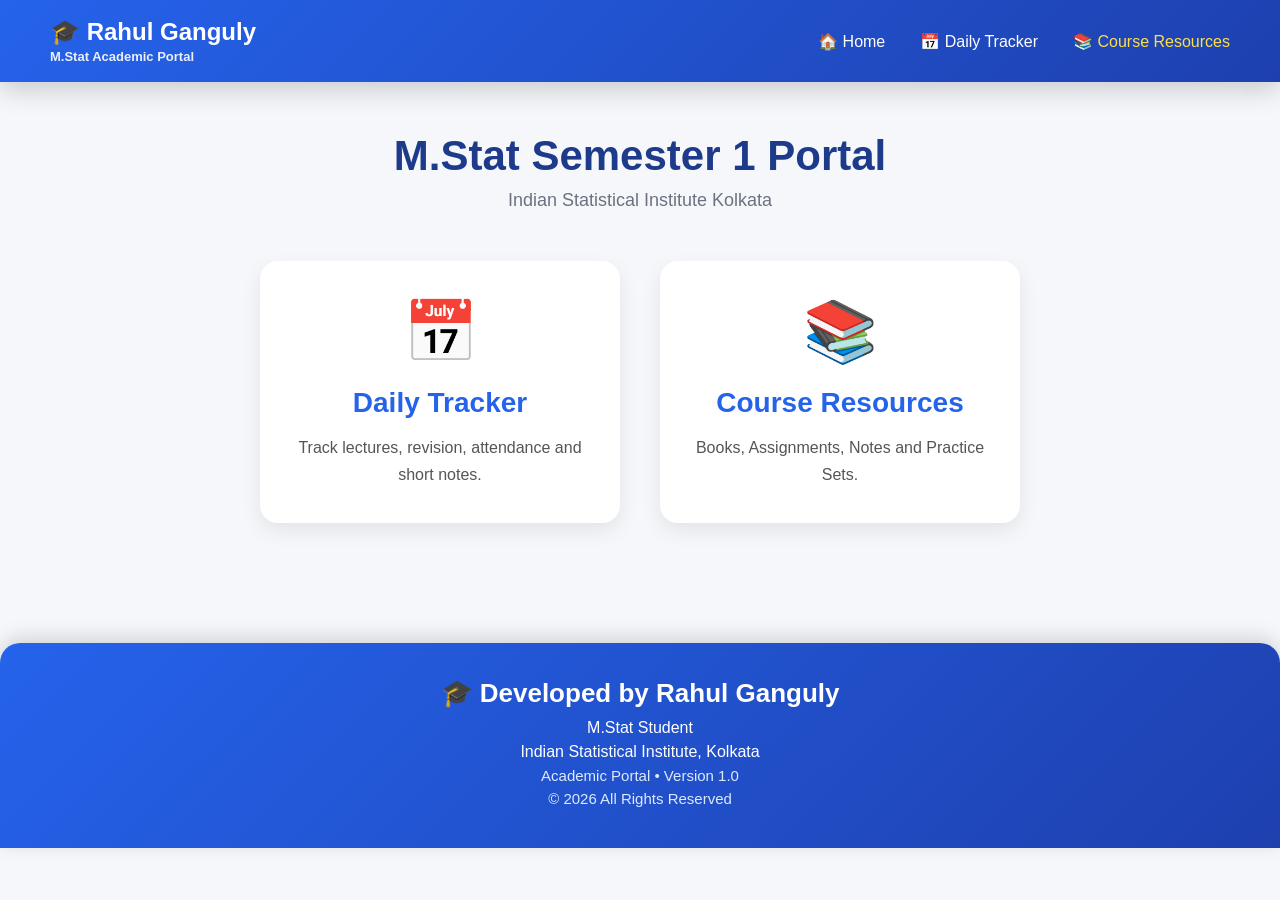
<file: index.html>
<!DOCTYPE html>
<html lang="en">

<head>

    <meta charset="UTF-8">

    <meta name="viewport"
          content="width=device-width, initial-scale=1.0">

    <title>M.Stat Semester 1 Portal</title>

    <link rel="stylesheet" href="index.css">

</head>

<body>

<nav class="navbar">

    <div class="logo">

        🎓 Rahul Ganguly

        <span>M.Stat Academic Portal</span>

    </div>

    <ul>

        <li><a href="index.html">🏠 Home</a></li>

        <li><a href="daily.html">📅 Daily Tracker</a></li>

        <li><a href="materials.html" class="active">📚 Course Resources</a></li>

    </ul>

</nav>
    <div class="container">

        <h1>M.Stat Semester 1 Portal</h1>

        <p class="subtitle">

            Indian Statistical Institute Kolkata

        </p>

        <div class="cards">

            <!-- Daily Tracker -->

            <div class="card"
                 onclick="location.href='daily.html'">

                <div class="icon">📅</div>

                <h2>Daily Tracker</h2>

                <p>

                    Track lectures, revision,
                    attendance and short notes.

                </p>

            </div>


            <!-- Materials -->

            <div class="card"
                 onclick="location.href='materials.html'">

                <div class="icon">📚</div>

                <h2>Course Resources</h2>

                <p>

                    Books, Assignments,
                    Notes and Practice Sets.

                </p>

            </div>

        </div>

    </div>

   <footer>

    <h3>🎓 Developed by Rahul Ganguly</h3>

    <p>M.Stat Student</p>

    <p>Indian Statistical Institute, Kolkata</p>

    <p class="footer-text">

        Academic Portal • Version 1.0

    </p>

    <p class="footer-text">

        © <span id="year"></span> All Rights Reserved

    </p>

</footer>

<script src="index.js"></script>

<script src="index.js"></script>

</body>

</html>
</file>
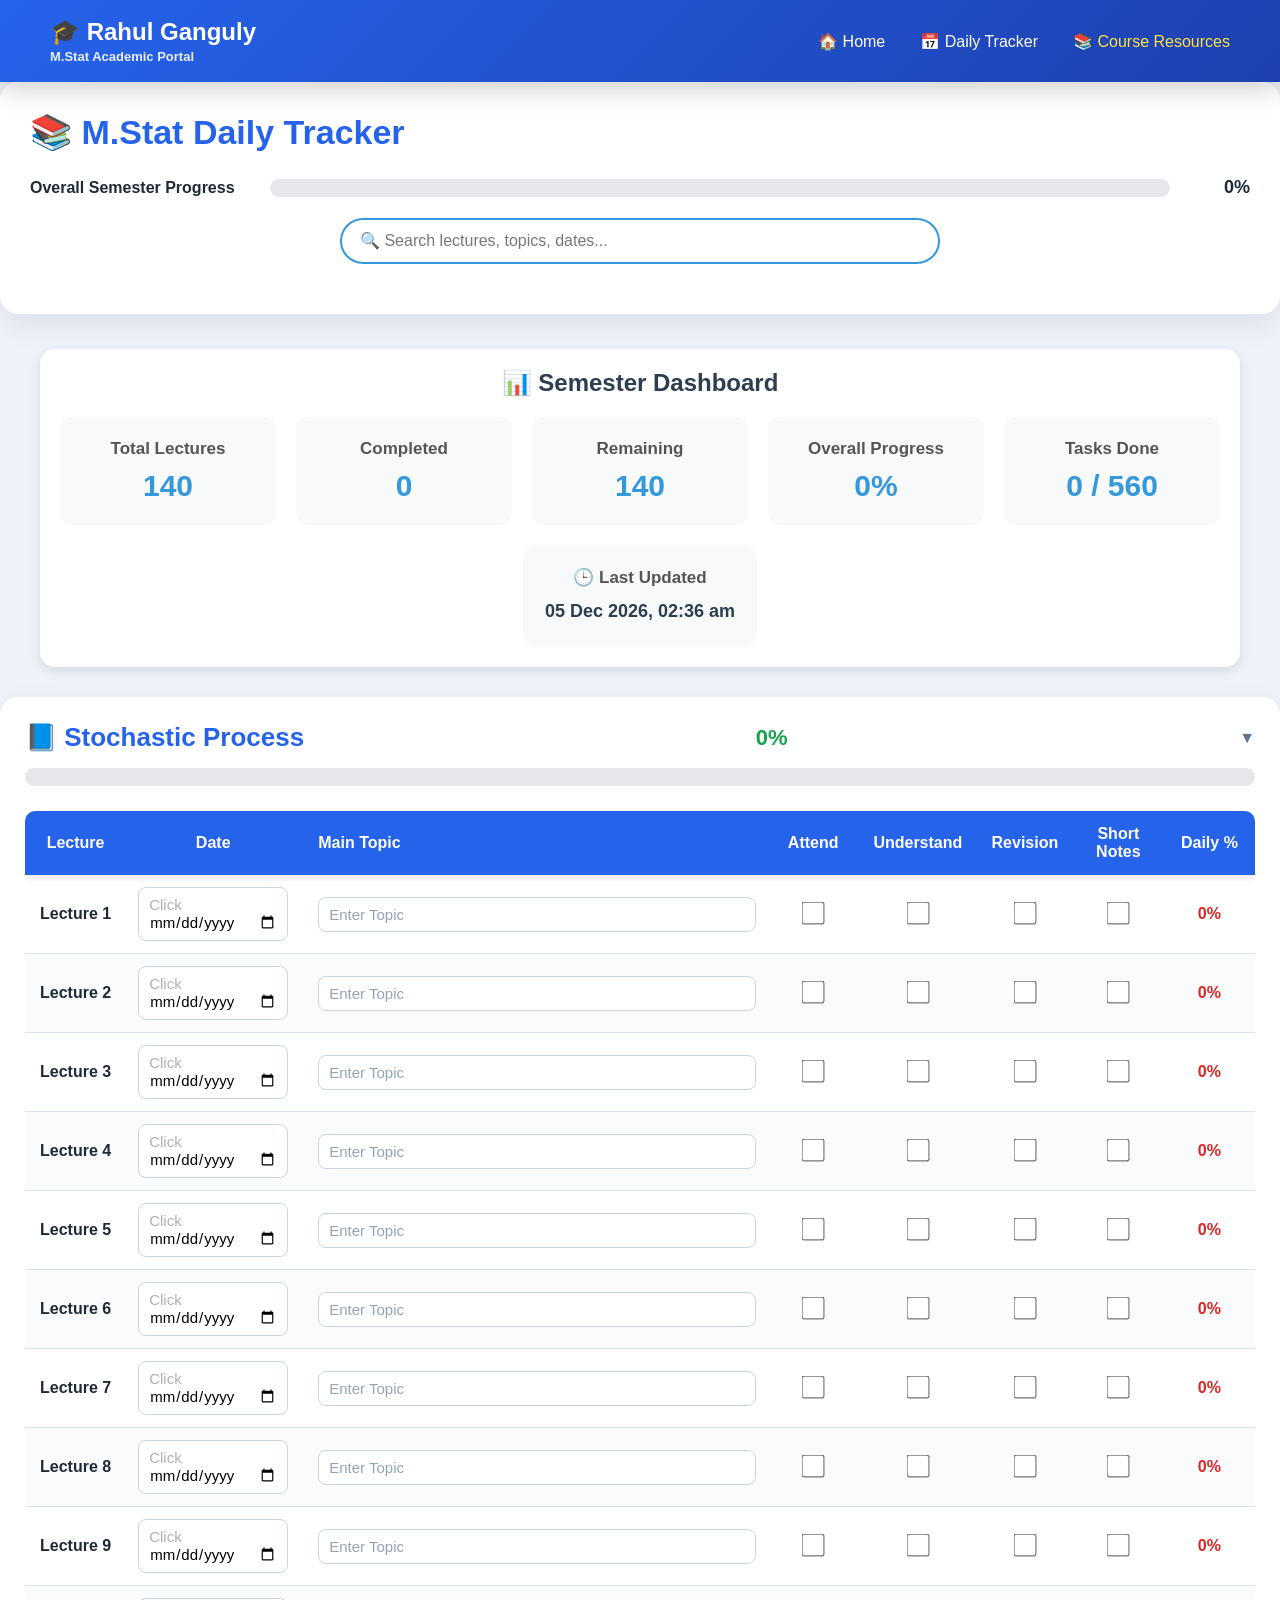
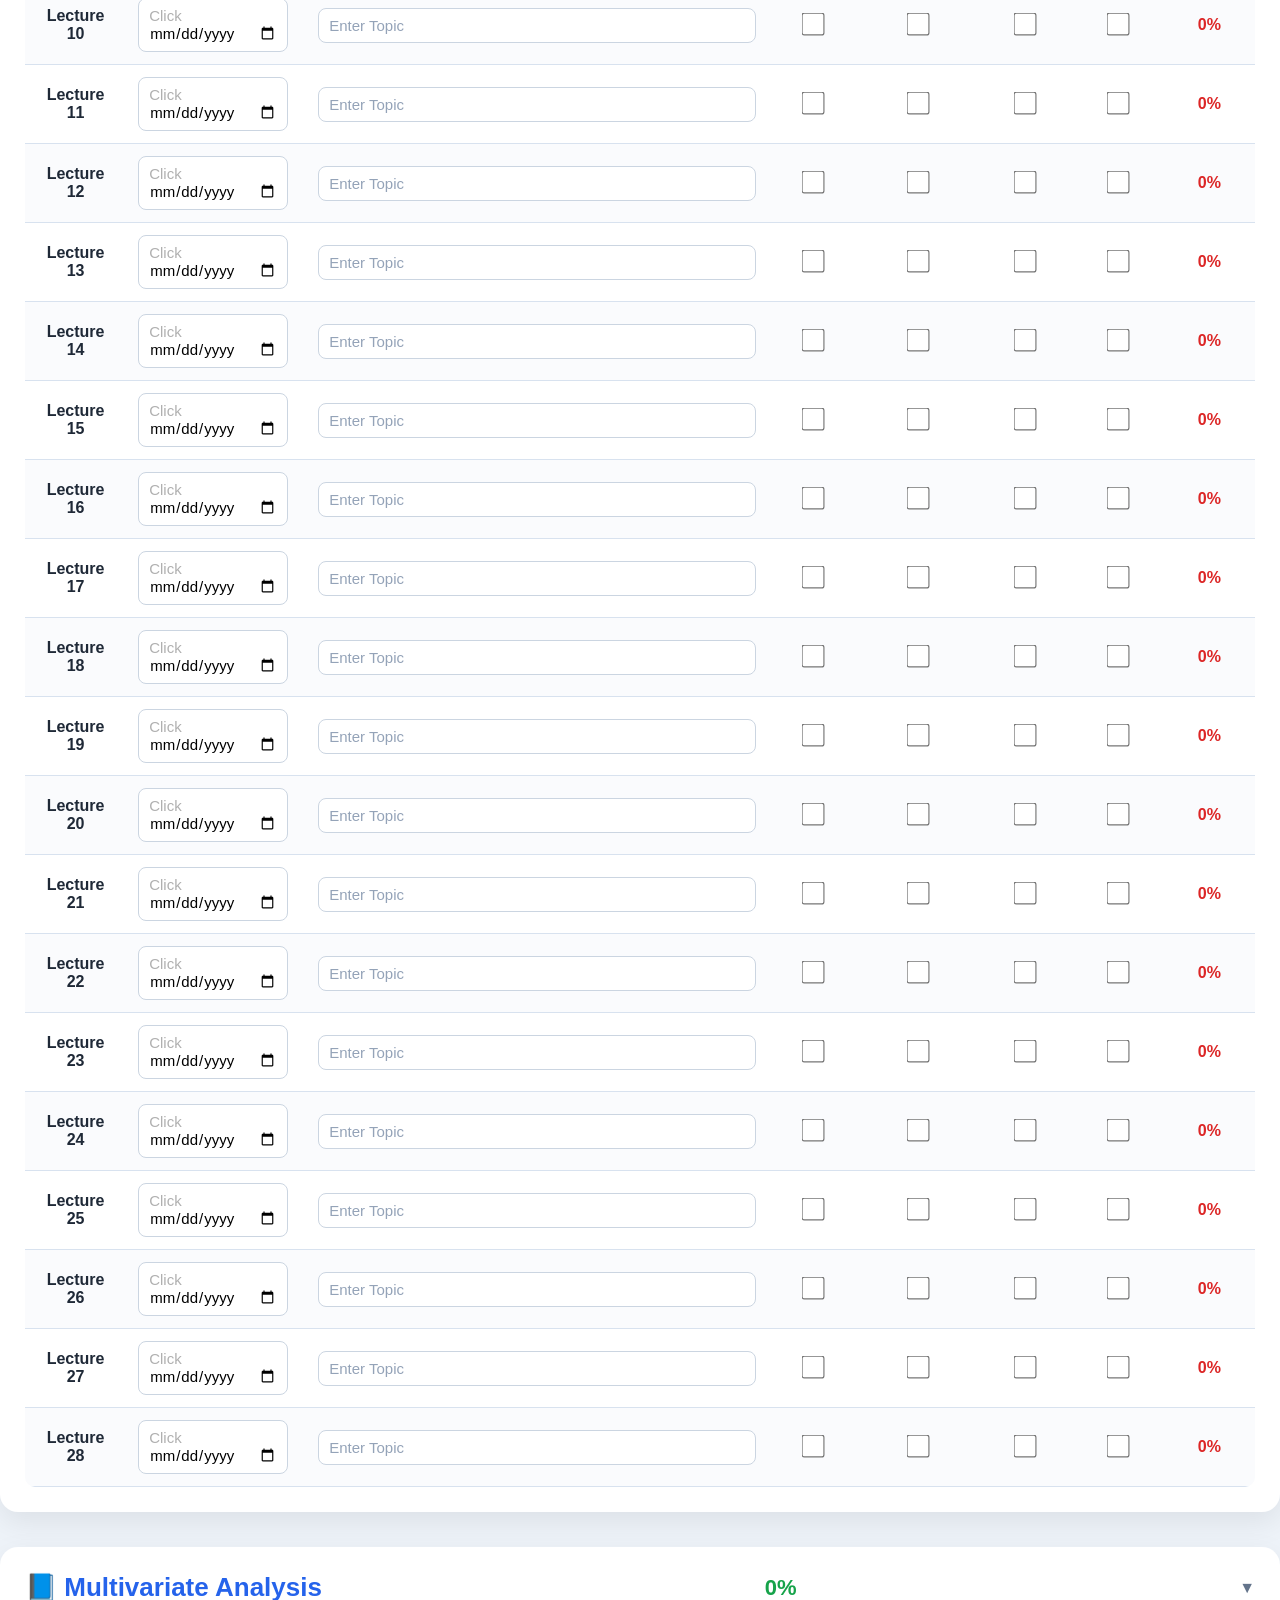
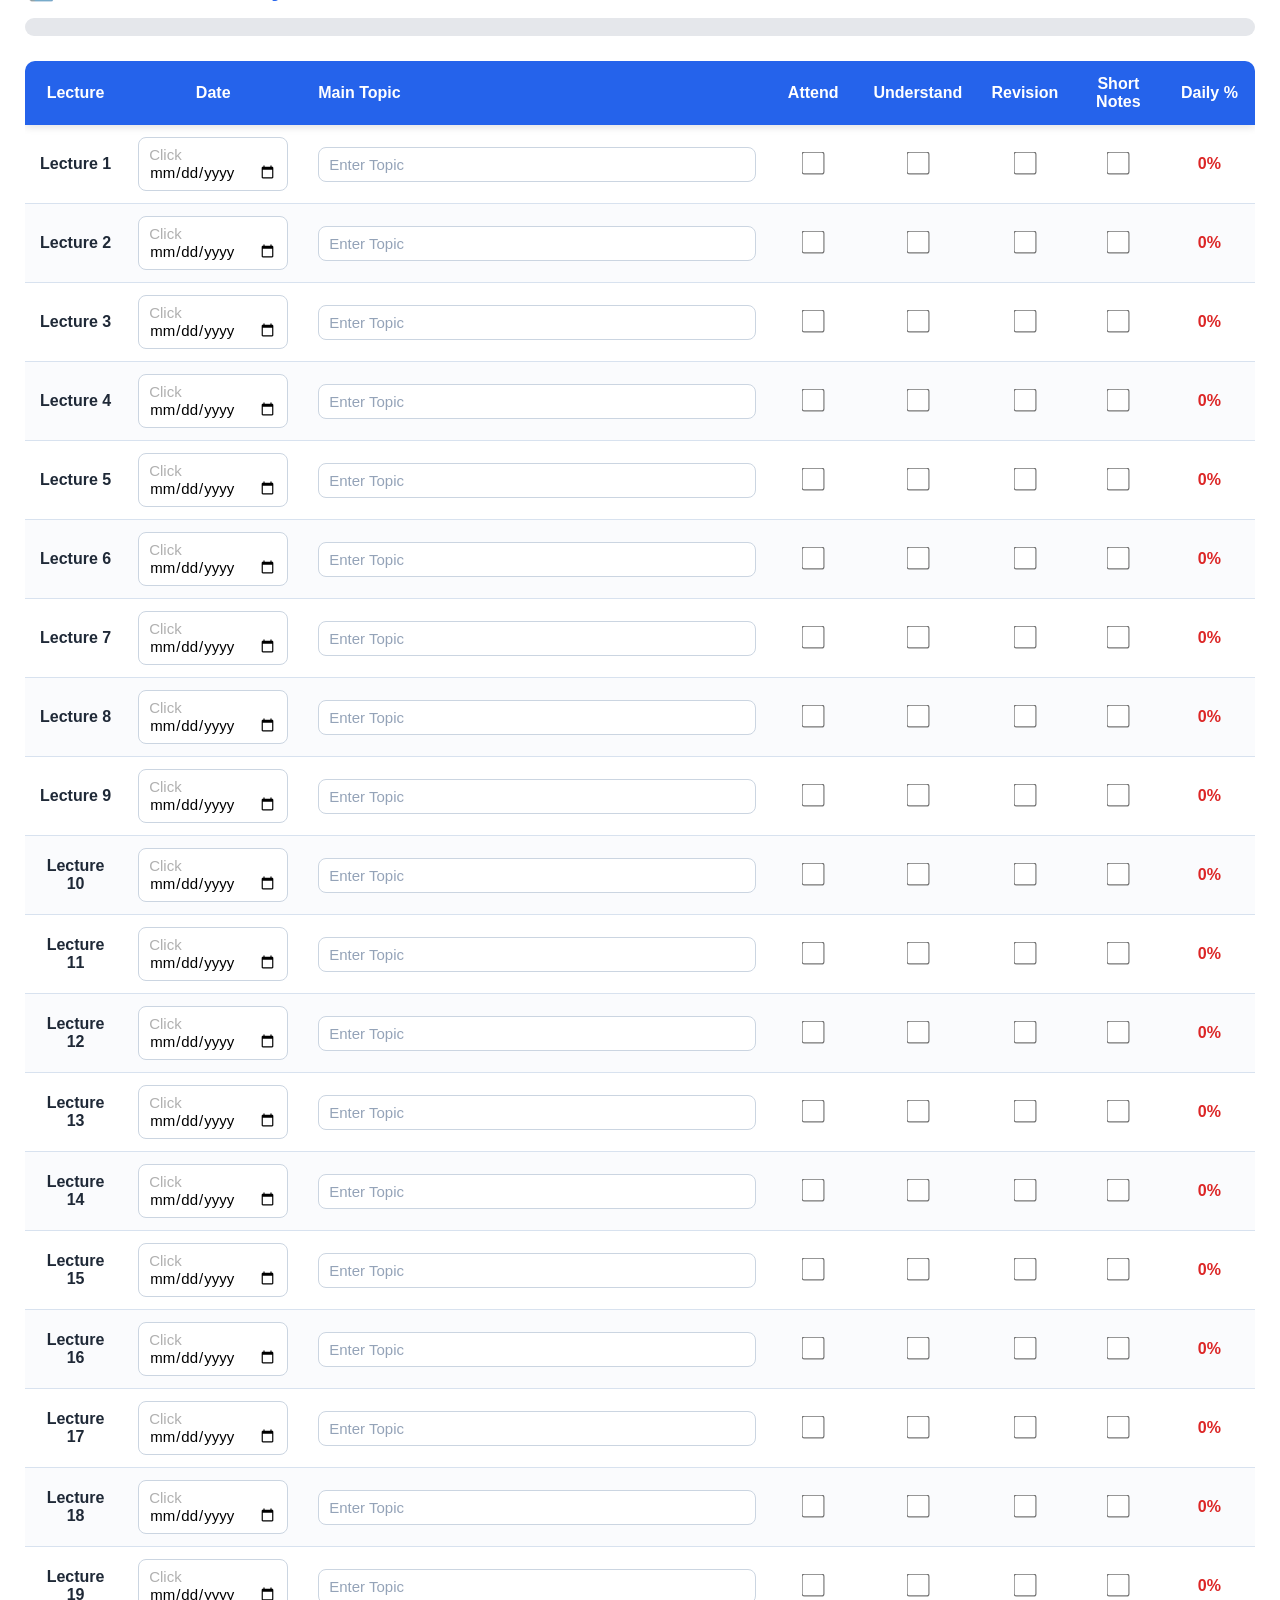
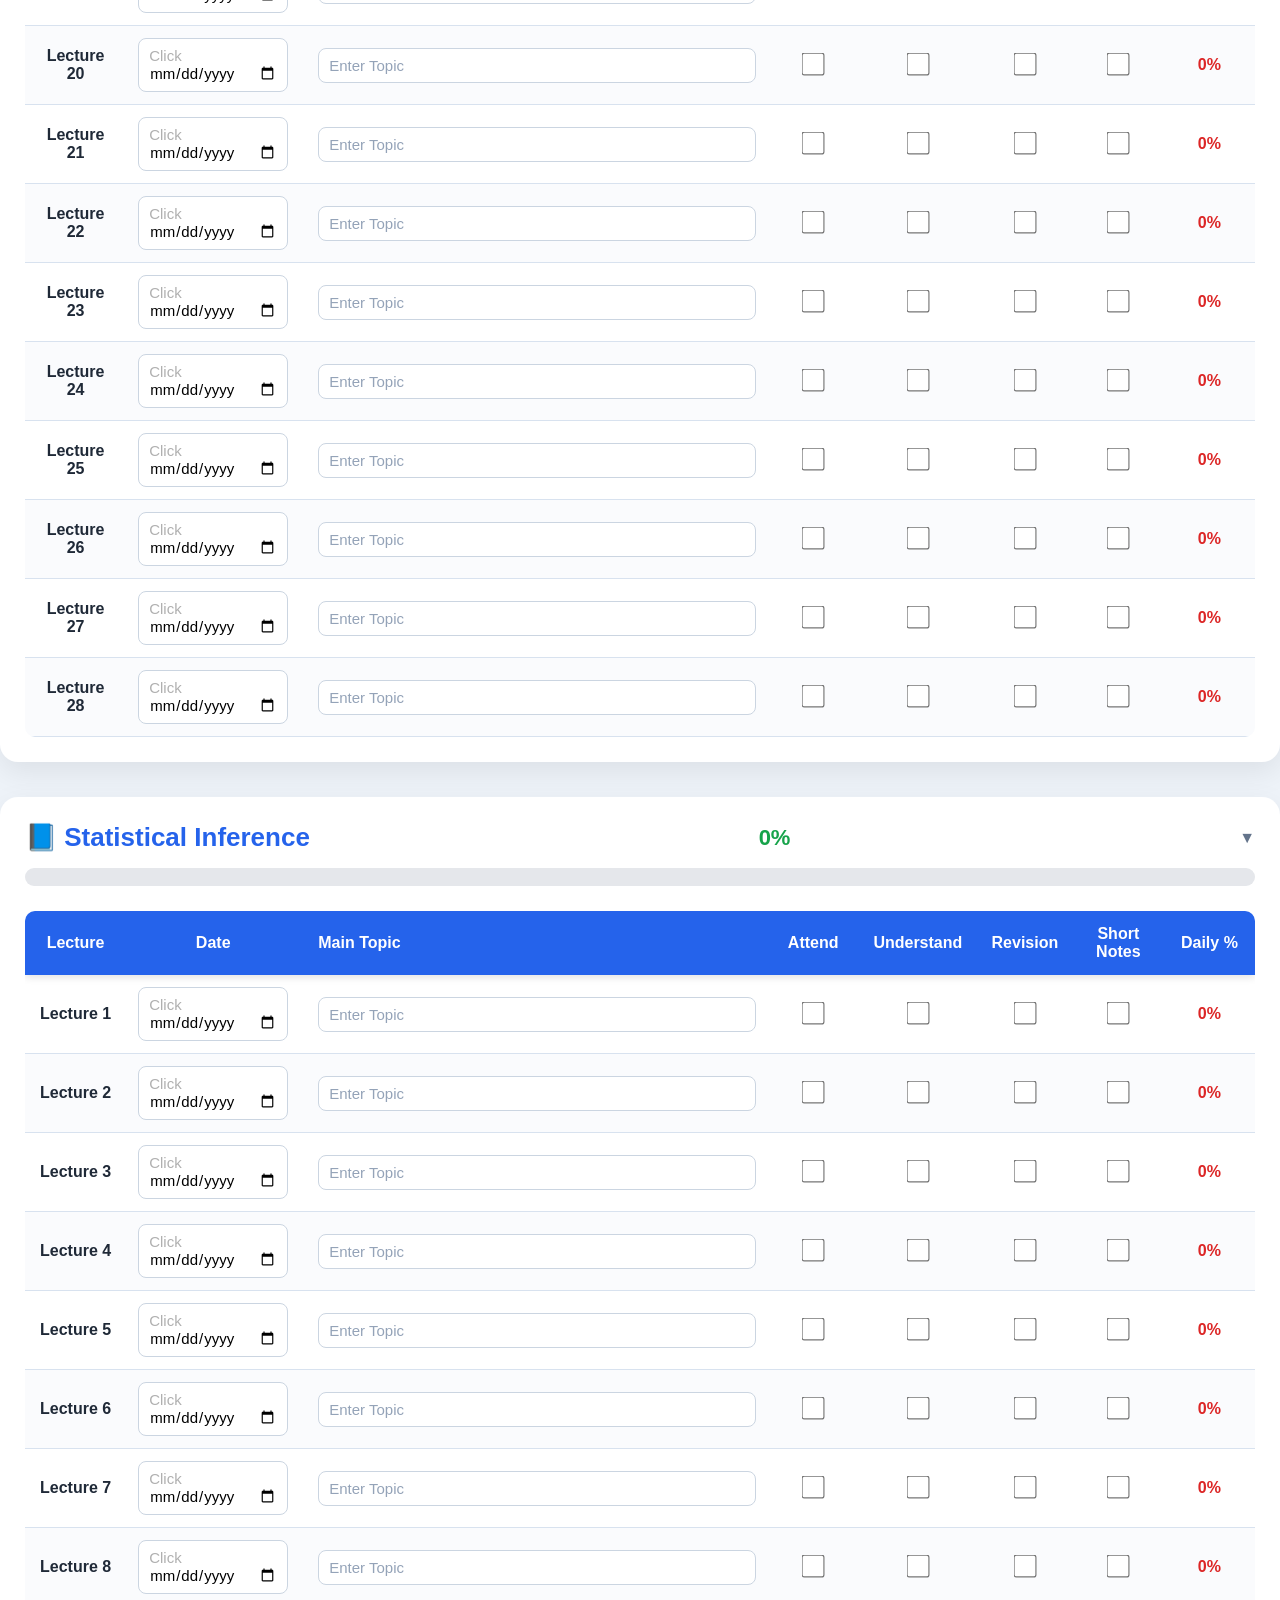
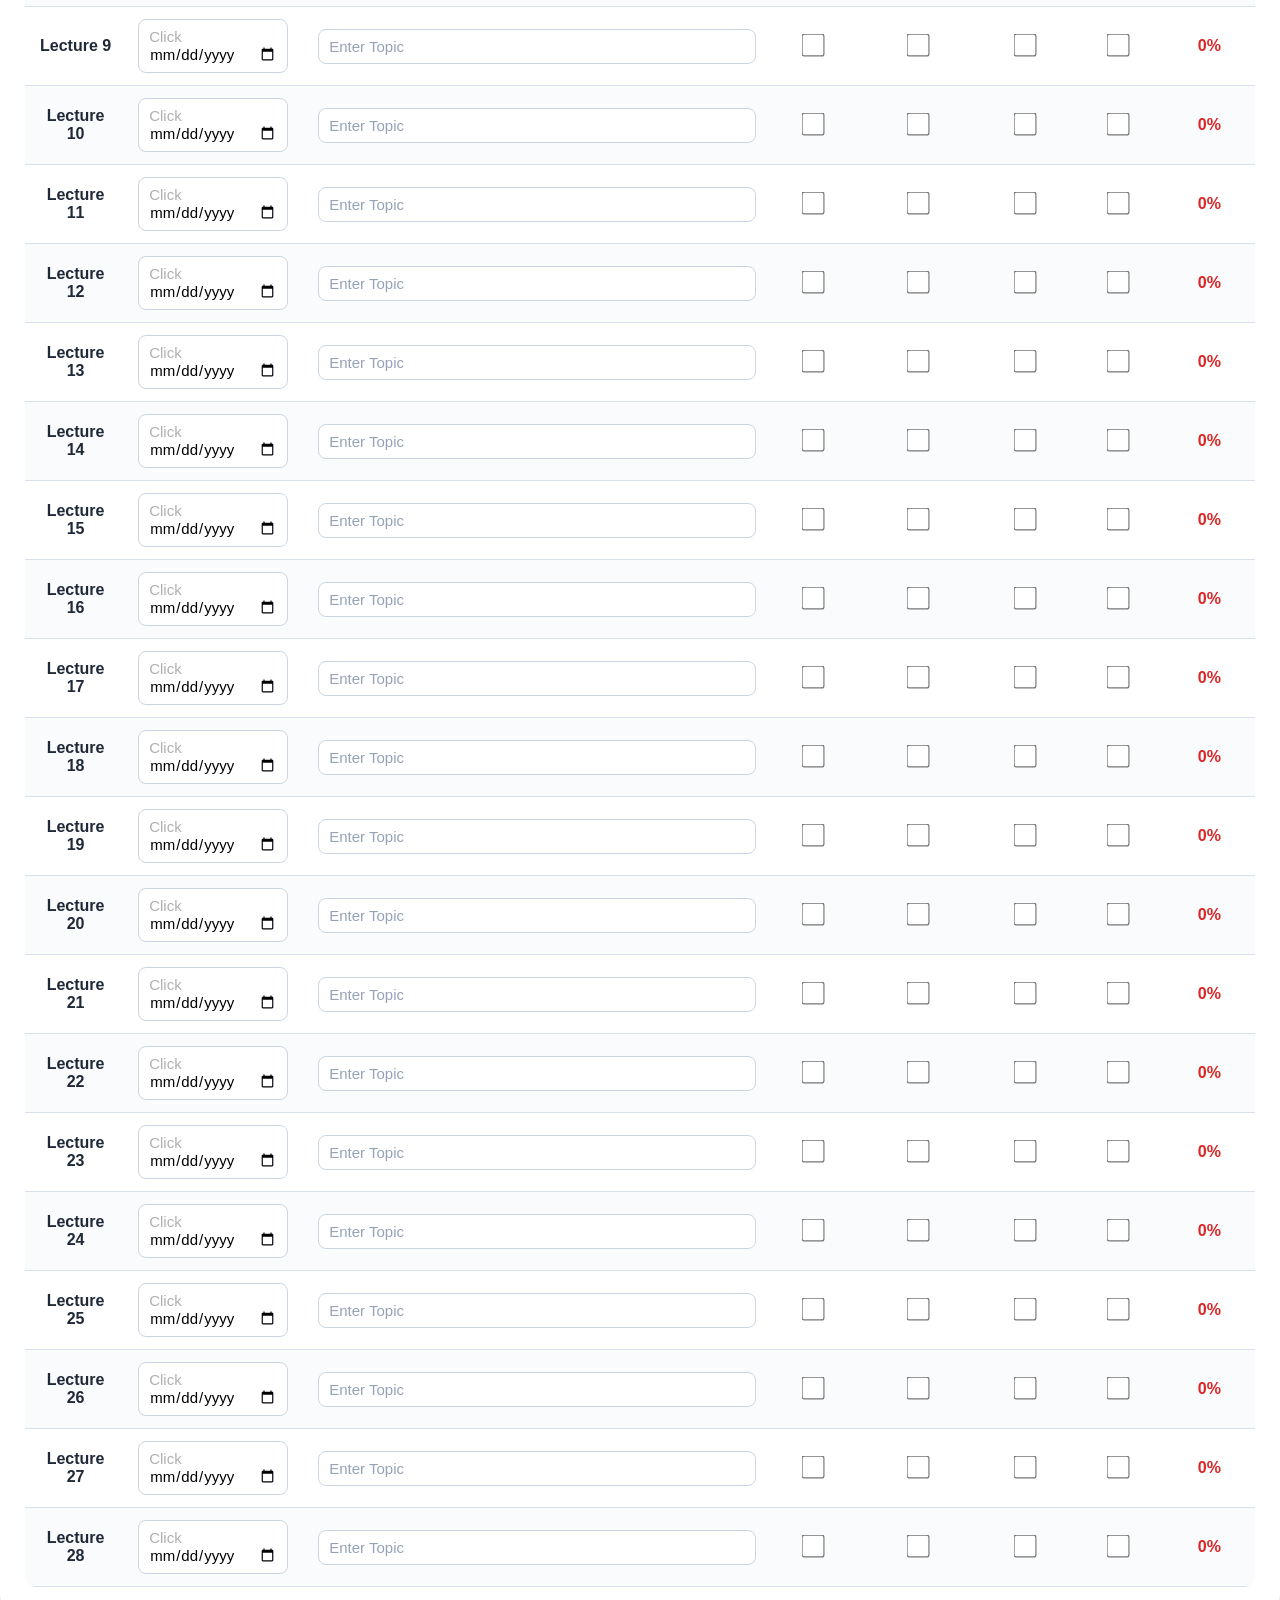
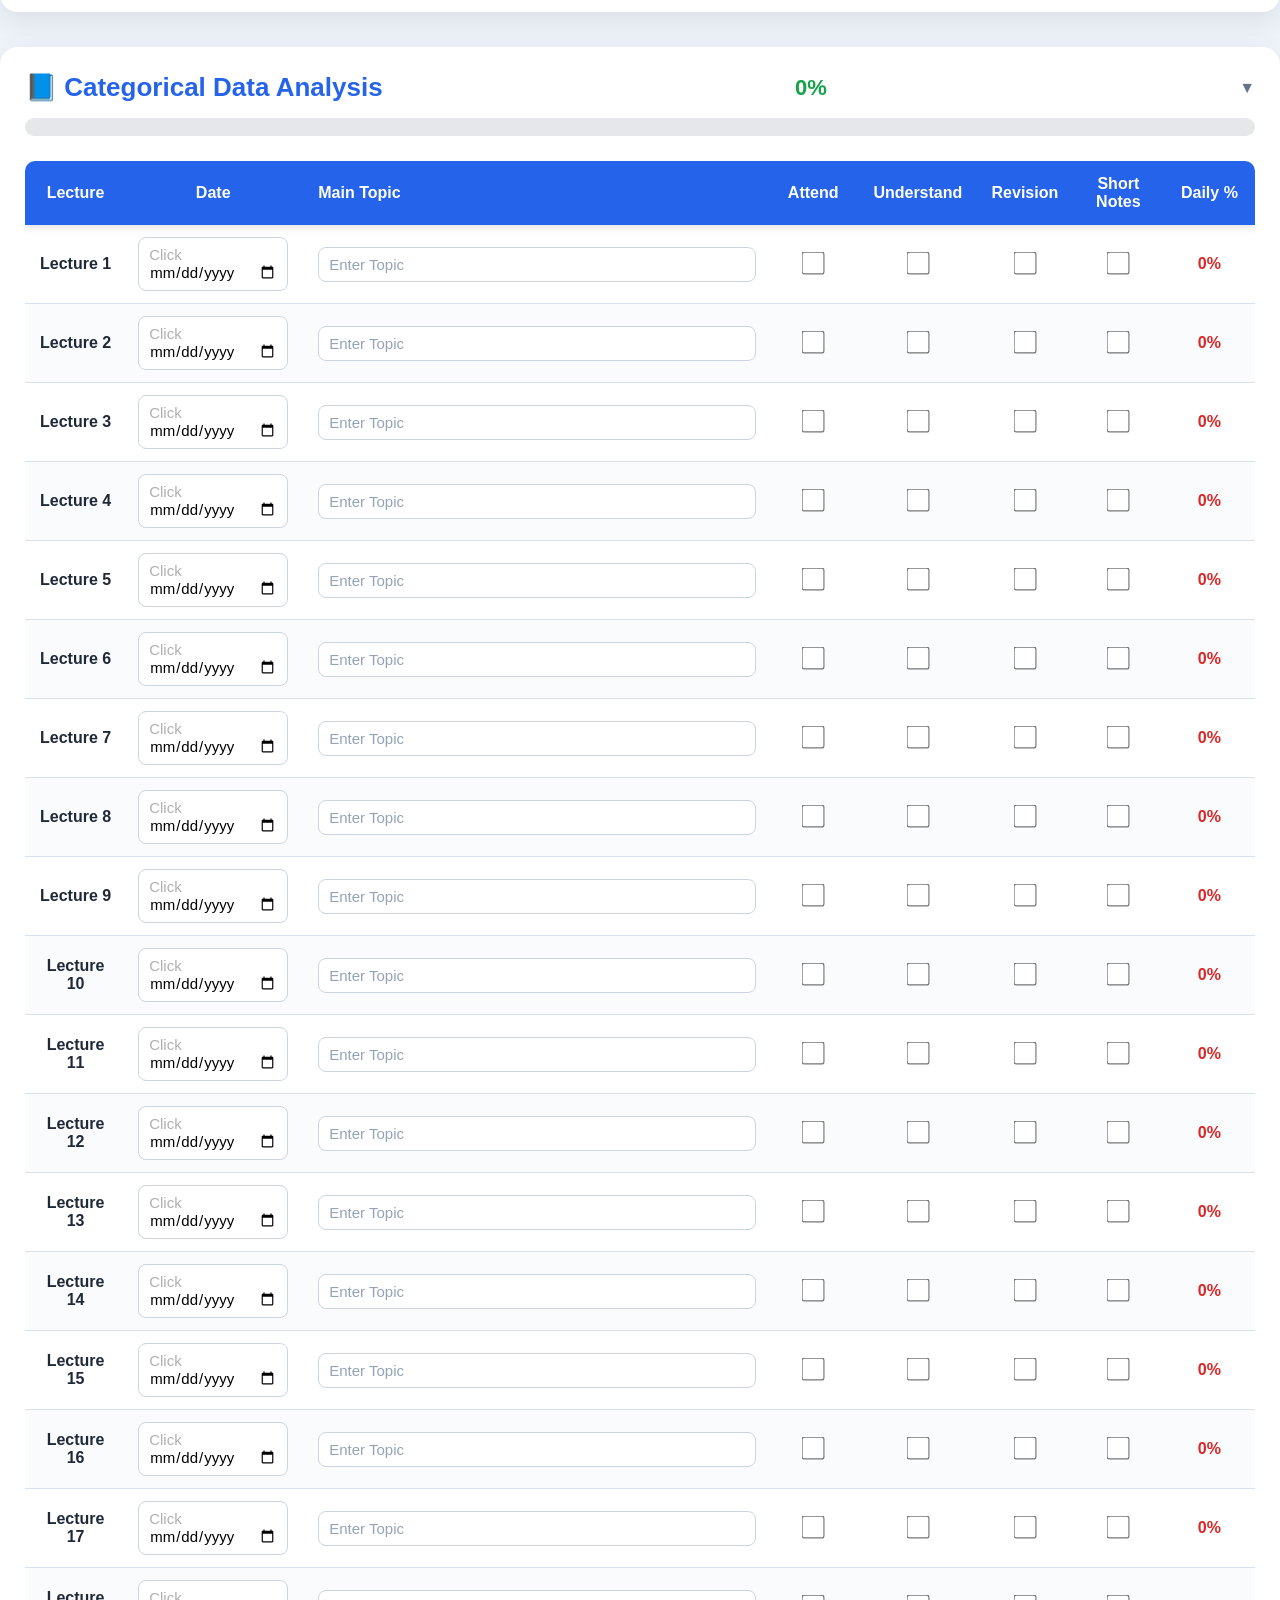
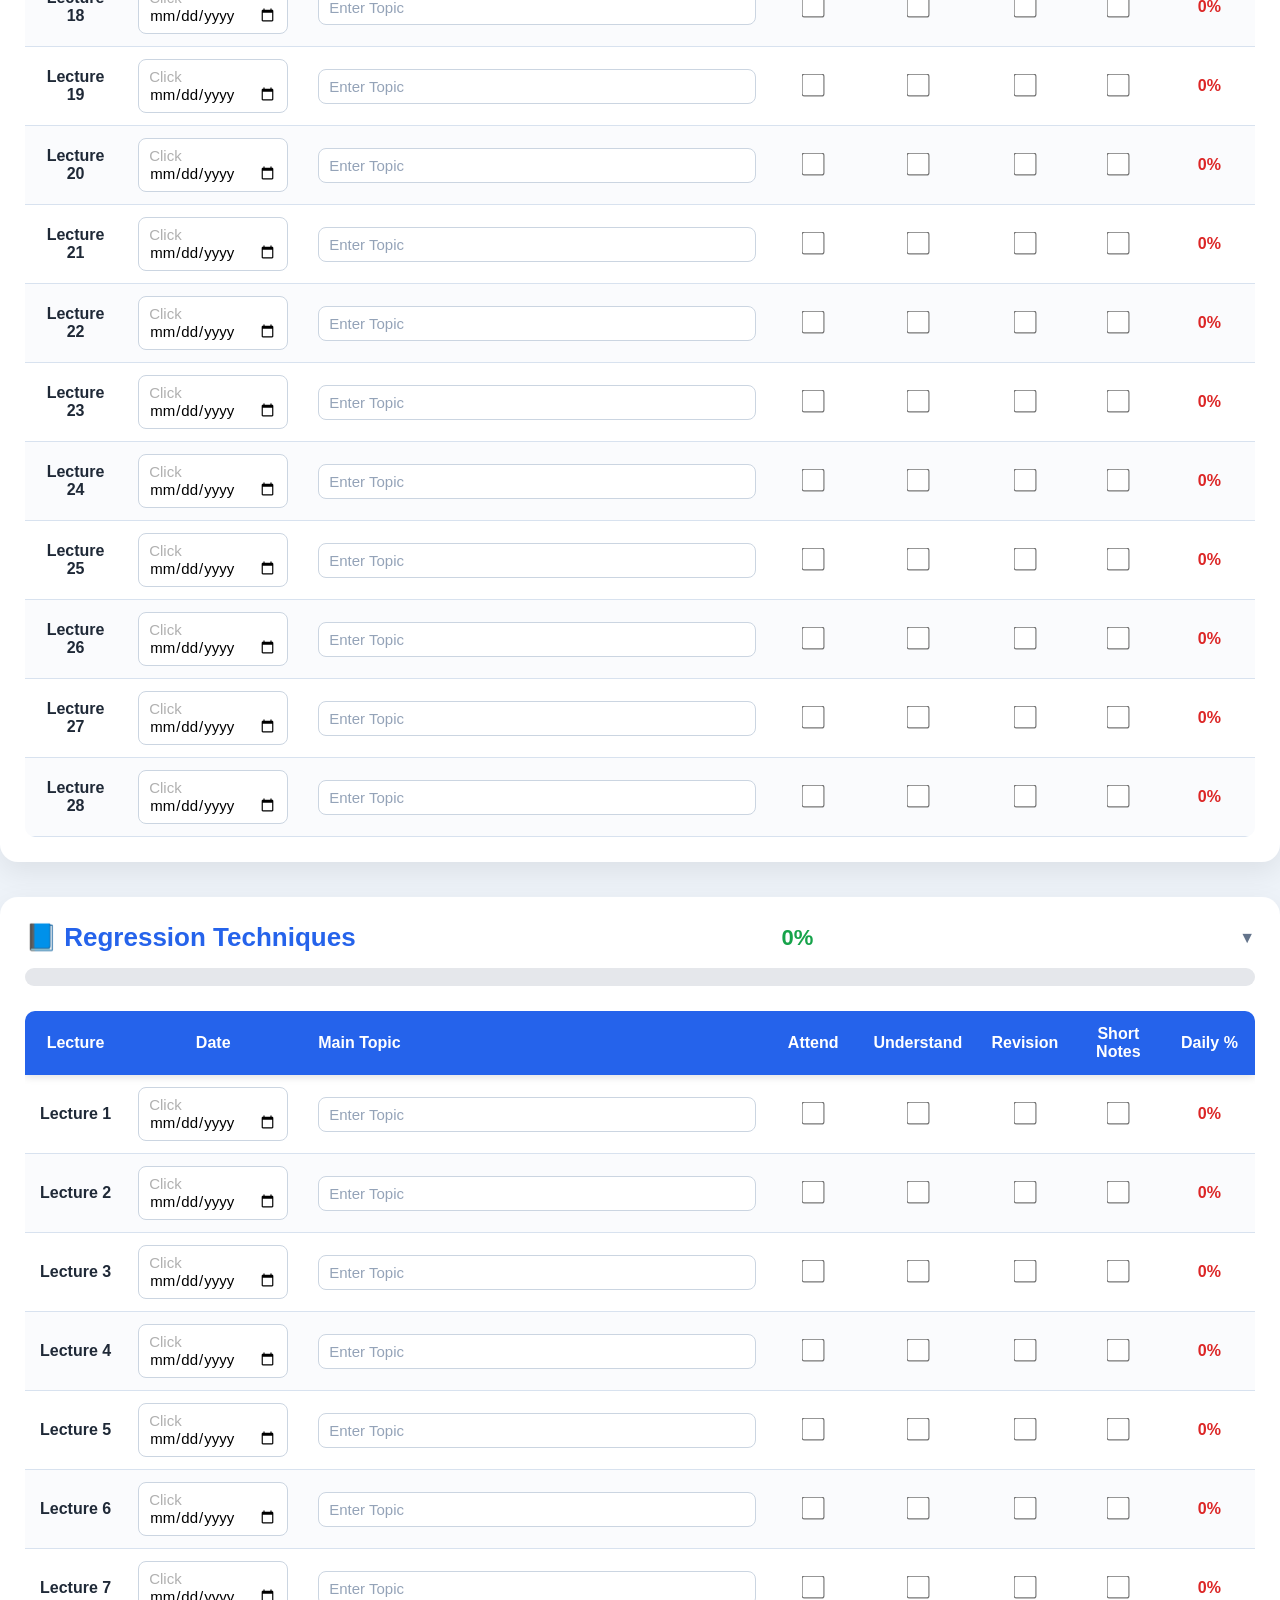
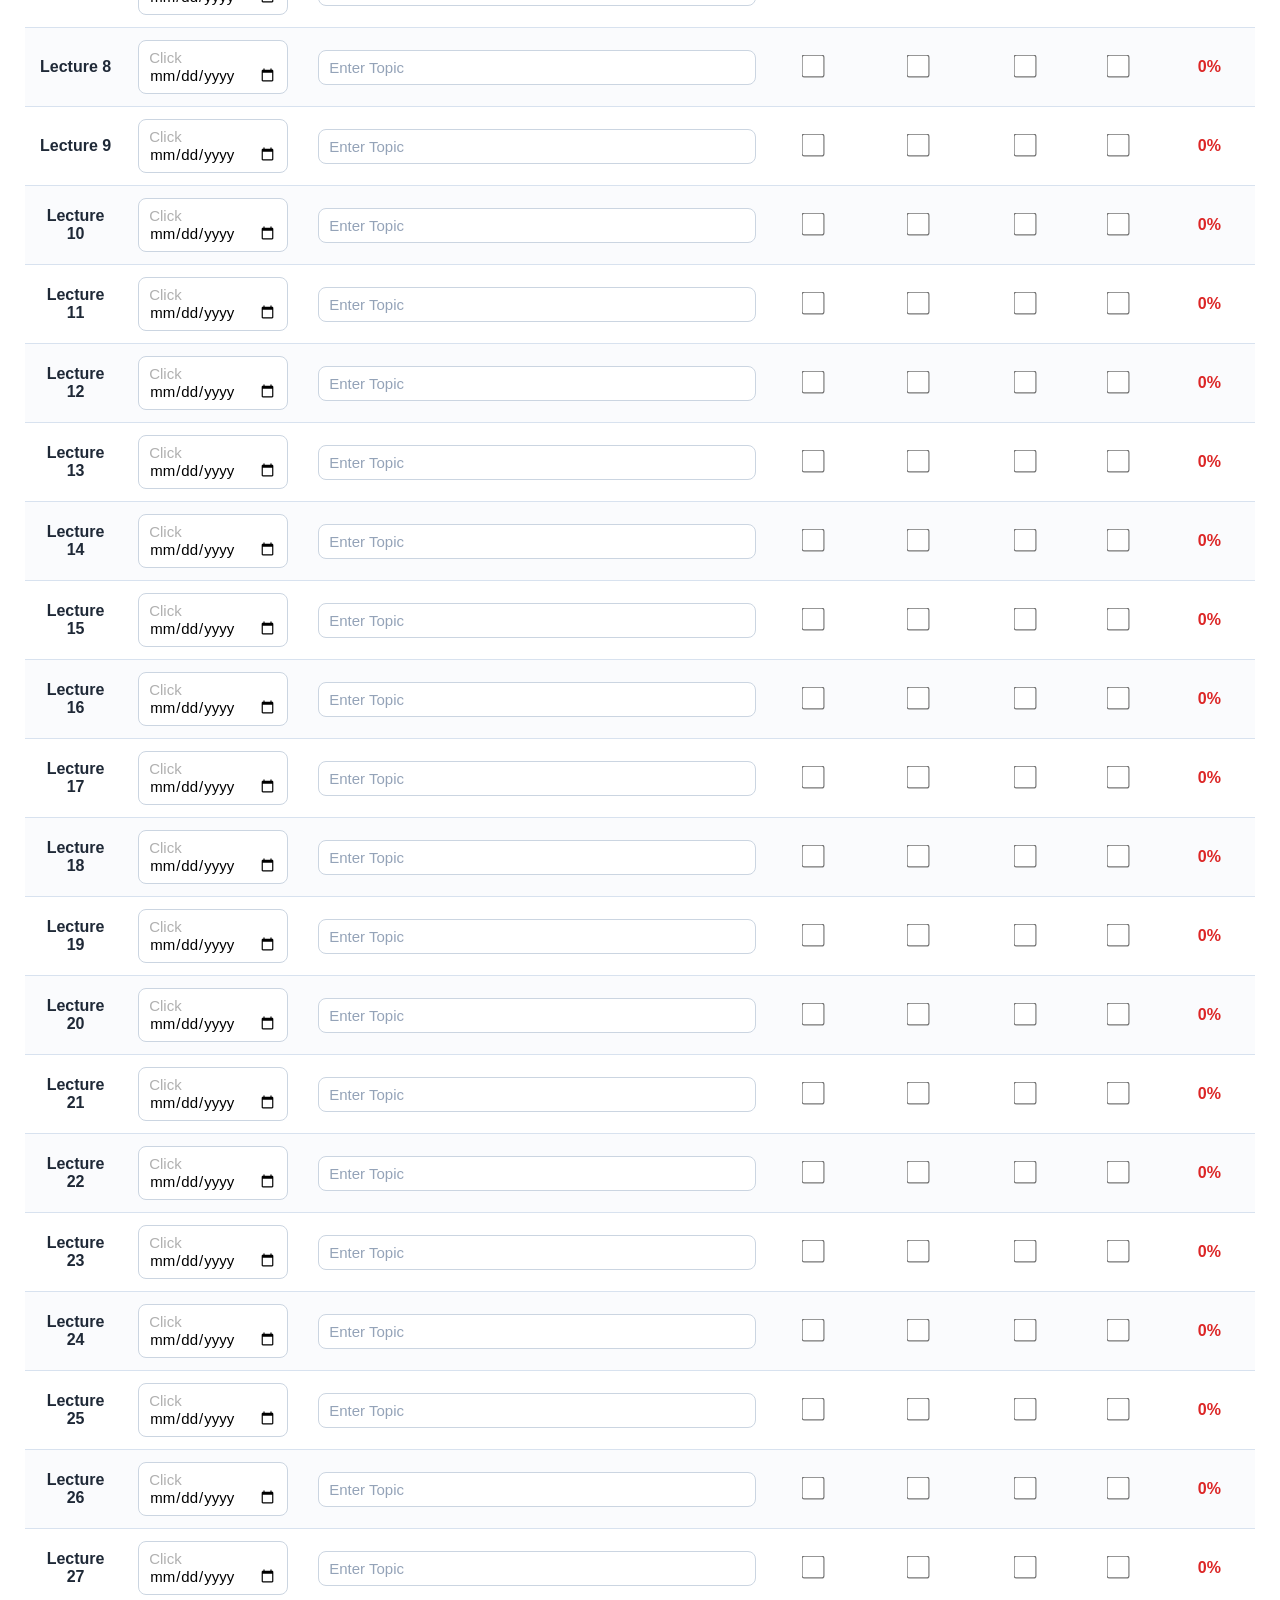
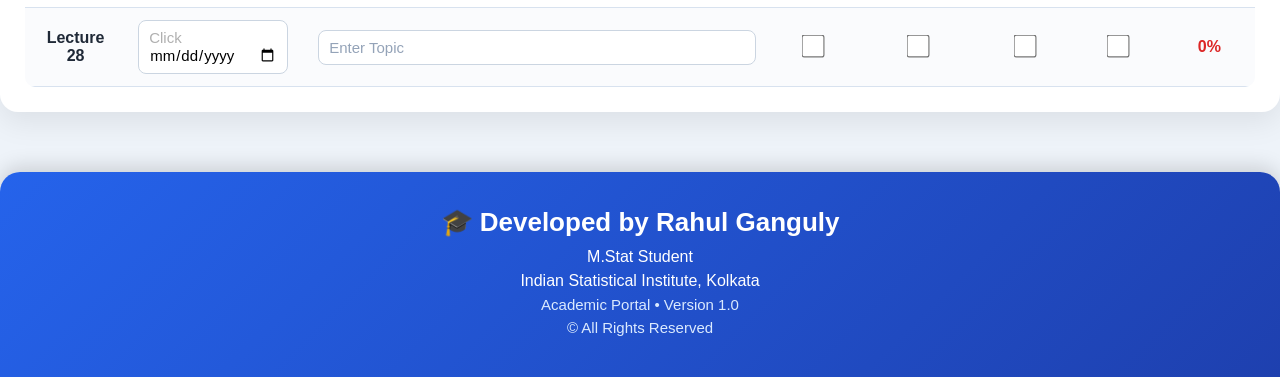
<file: daily.html>
<!DOCTYPE html>
<html lang="en">

<head>
    <meta charset="UTF-8">
    <meta name="viewport" content="width=device-width, initial-scale=1.0">
    <title>M.Stat Daily Tracker</title>

    <link rel="stylesheet" href="daily.css">
</head>

<body>



<nav class="navbar">

    <div class="logo">

        🎓 Rahul Ganguly

        <span>M.Stat Academic Portal</span>

    </div>

    <ul>

        <li><a href="index.html">🏠 Home</a></li>

        <li><a href="daily.html">📅 Daily Tracker</a></li>

        <li><a href="materials.html" class="active">📚 Course Resources</a></li>

    </ul>

</nav>






<!-- ====================================================== -->
<!-- HEADER -->
<!-- ====================================================== -->

<header class="top-header">

    <h1>📚 M.Stat Daily Tracker</h1>

    <div class="overall-container">

        <span>Overall Semester Progress</span>

        <div class="progress-bar">
            <div id="overallProgress"></div>
        </div>

        <span id="overallPercent">0%</span>

    </div>


<div class="search-box">

    <input type="text"
           id="dailySearch"
           placeholder="🔍 Search lectures, topics, dates...">

</div>

</header>








<section class="dashboard">

    <h2>📊 Semester Dashboard</h2>

    <div class="dashboard-grid">

        <div class="dashboard-card">
            <h3>Total Lectures</h3>
            <p id="totalLectures">0</p>
        </div>

        <div class="dashboard-card">
            <h3>Completed</h3>
            <p id="completedLectures">0</p>
        </div>

        <div class="dashboard-card">
            <h3>Remaining</h3>
            <p id="remainingLectures">0</p>
        </div>

        <div class="dashboard-card">
            <h3>Overall Progress</h3>
            <p id="dashboardProgress">0%</p>
        </div>

        <div class="dashboard-card">

    <h3>Tasks Done</h3>

    <p id="tasksDone">0 / 0</p>

</div>

<div class="dashboard-card">

    <h3>🕒 Last Updated</h3>

    <p id="lastUpdated">
        Never
    </p>

</div>
    </div>

</section>




<!-- ====================================================== -->
<!-- STOCHASTIC PROCESS -->
<!-- ====================================================== -->

<section class="course">

    <div class="course-header">

        <h2>📘 Stochastic Process</h2>

        <span class="coursePercent">0%</span>

    </div>

    <div class="progress-bar">
        <div class="courseBar"></div>
    </div>

    <table>

        <thead>

            <tr>

                <th>Lecture</th>
                <th>Date</th>
                <th>Main Topic</th>
                <th>Attend</th>
                <th>Understand</th>
                <th>Revision</th>
                <th>Short Notes</th>
                <th>Daily %</th>

            </tr>

        </thead>

        <tbody id="stochastic"></tbody>

    </table>

</section>



<!-- ====================================================== -->
<!-- MULTIVARIATE ANALYSIS -->
<!-- ====================================================== -->

<section class="course">

    <div class="course-header">

        <h2>📘 Multivariate Analysis</h2>

        <span class="coursePercent">0%</span>

    </div>

    <div class="progress-bar">
        <div class="courseBar"></div>
    </div>

    <table>

        <thead>

            <tr>

                <th>Lecture</th>
                <th>Date</th>
                <th>Main Topic</th>
                <th>Attend</th>
                <th>Understand</th>
                <th>Revision</th>
                <th>Short Notes</th>
                <th>Daily %</th>

            </tr>

        </thead>

        <tbody id="multivariate"></tbody>

    </table>

</section>



<!-- ====================================================== -->
<!-- STATISTICAL INFERENCE -->
<!-- ====================================================== -->

<section class="course">

    <div class="course-header">

        <h2>📘 Statistical Inference</h2>

        <span class="coursePercent">0%</span>

    </div>

    <div class="progress-bar">
        <div class="courseBar"></div>
    </div>

    <table>

        <thead>

            <tr>

                <th>Lecture</th>
                <th>Date</th>
                <th>Main Topic</th>
                <th>Attend</th>
                <th>Understand</th>
                <th>Revision</th>
                <th>Short Notes</th>
                <th>Daily %</th>

            </tr>

        </thead>

        <tbody id="inference"></tbody>

    </table>

</section>



<!-- ====================================================== -->
<!-- CATEGORICAL DATA ANALYSIS -->
<!-- ====================================================== -->

<section class="course">

    <div class="course-header">

        <h2>📘 Categorical Data Analysis</h2>

        <span class="coursePercent">0%</span>

    </div>

    <div class="progress-bar">
        <div class="courseBar"></div>
    </div>

    <table>

        <thead>

            <tr>

                <th>Lecture</th>
                <th>Date</th>
                <th>Main Topic</th>
                <th>Attend</th>
                <th>Understand</th>
                <th>Revision</th>
                <th>Short Notes</th>
                <th>Daily %</th>

            </tr>

        </thead>

        <tbody id="categorical"></tbody>

    </table>

</section>



<!-- ====================================================== -->
<!-- REGRESSION TECHNIQUES -->
<!-- ====================================================== -->

<section class="course">

    <div class="course-header">

        <h2>📘 Regression Techniques</h2>

        <span class="coursePercent">0%</span>

    </div>

    <div class="progress-bar">
        <div class="courseBar"></div>
    </div>

    <table>

        <thead>

            <tr>

                <th>Lecture</th>
                <th>Date</th>
                <th>Main Topic</th>
                <th>Attend</th>
                <th>Understand</th>
                <th>Revision</th>
                <th>Short Notes</th>
                <th>Daily %</th>

            </tr>

        </thead>

        <tbody id="regression"></tbody>

    </table>

</section>



<!-- Back to Top Button -->

<button id="topButton">↑</button>


<footer>

    <h3>🎓 Developed by Rahul Ganguly</h3>

    <p>M.Stat Student</p>

    <p>Indian Statistical Institute, Kolkata</p>

    <p class="footer-text">

        Academic Portal • Version 1.0

    </p>

    <p class="footer-text">

        © <span id="year"></span> All Rights Reserved

    </p>

</footer>

<script src="daily.js"></script>
<script src="daily-search.js"></script>

<script>
setTimeout(function(){
    document.getElementById("dailySearch").dispatchEvent(new Event("input"));
},500);
</script>

</body>

</html>
</file>
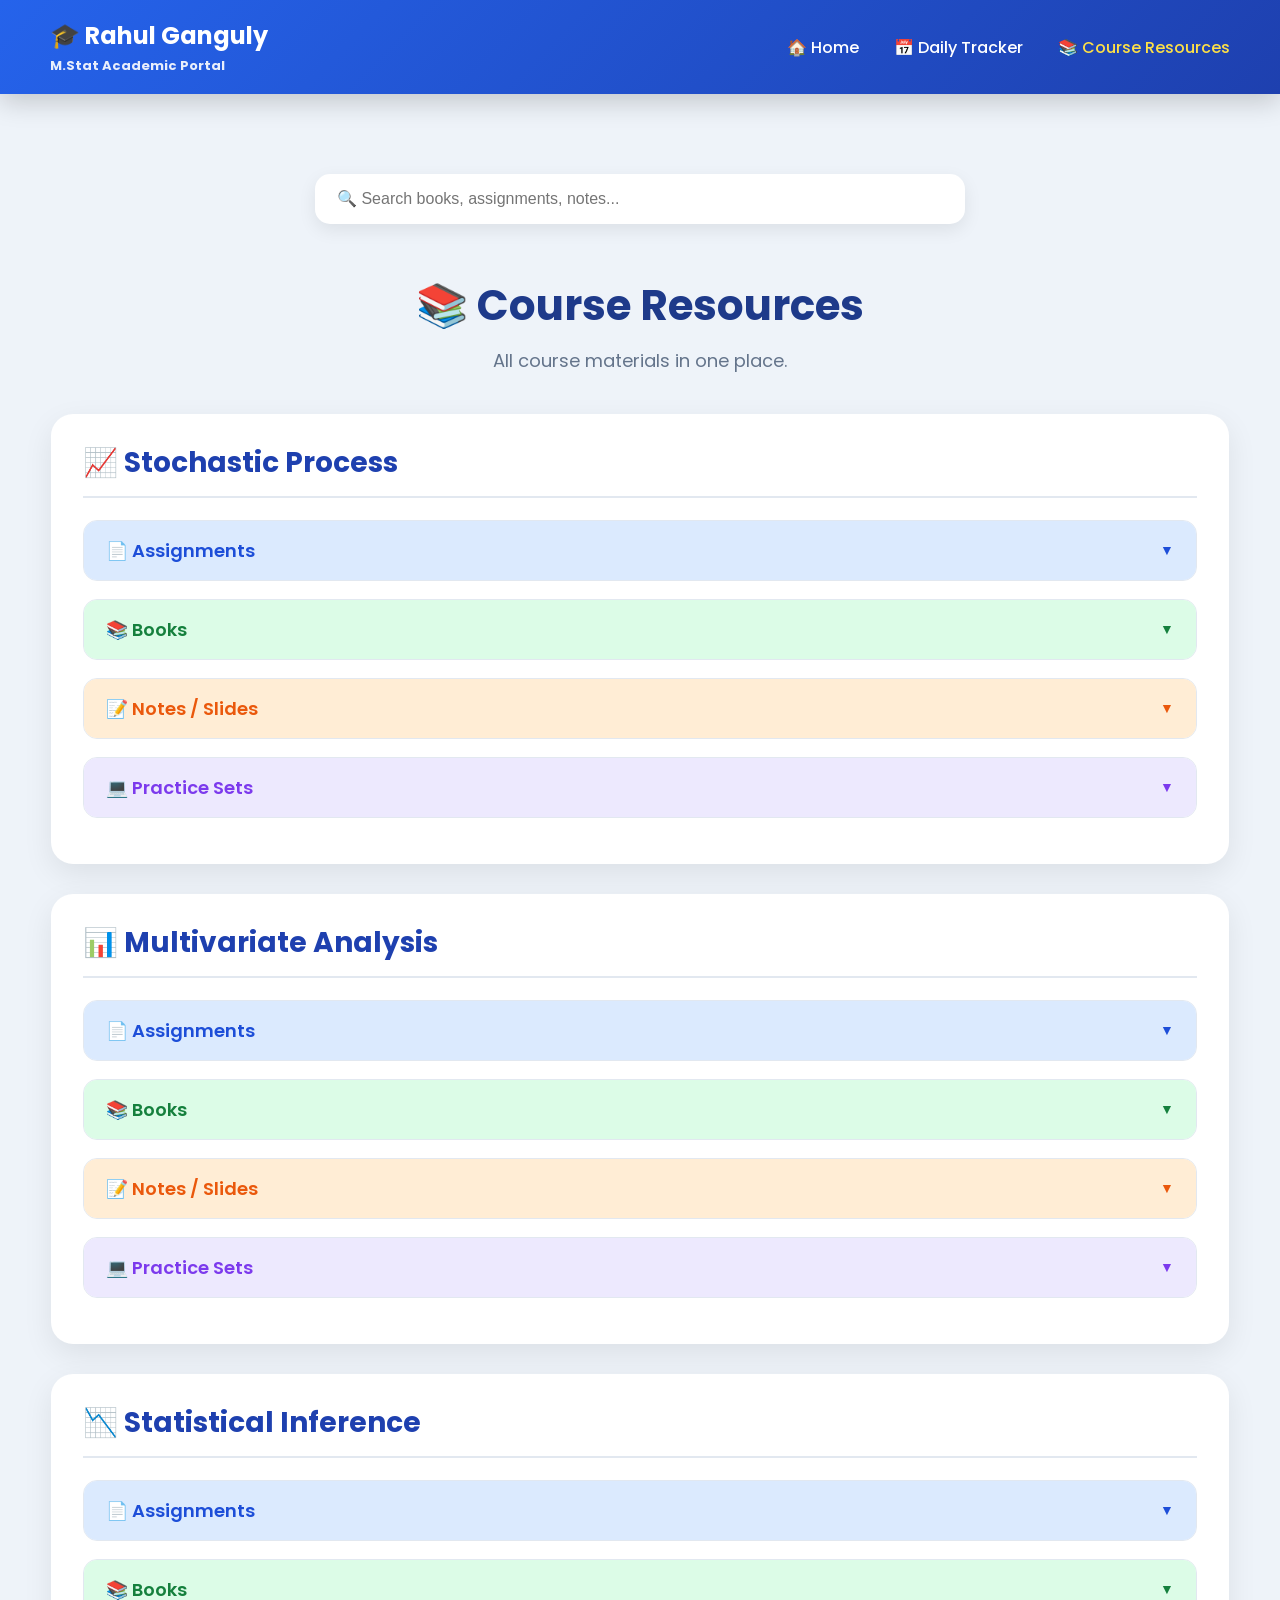
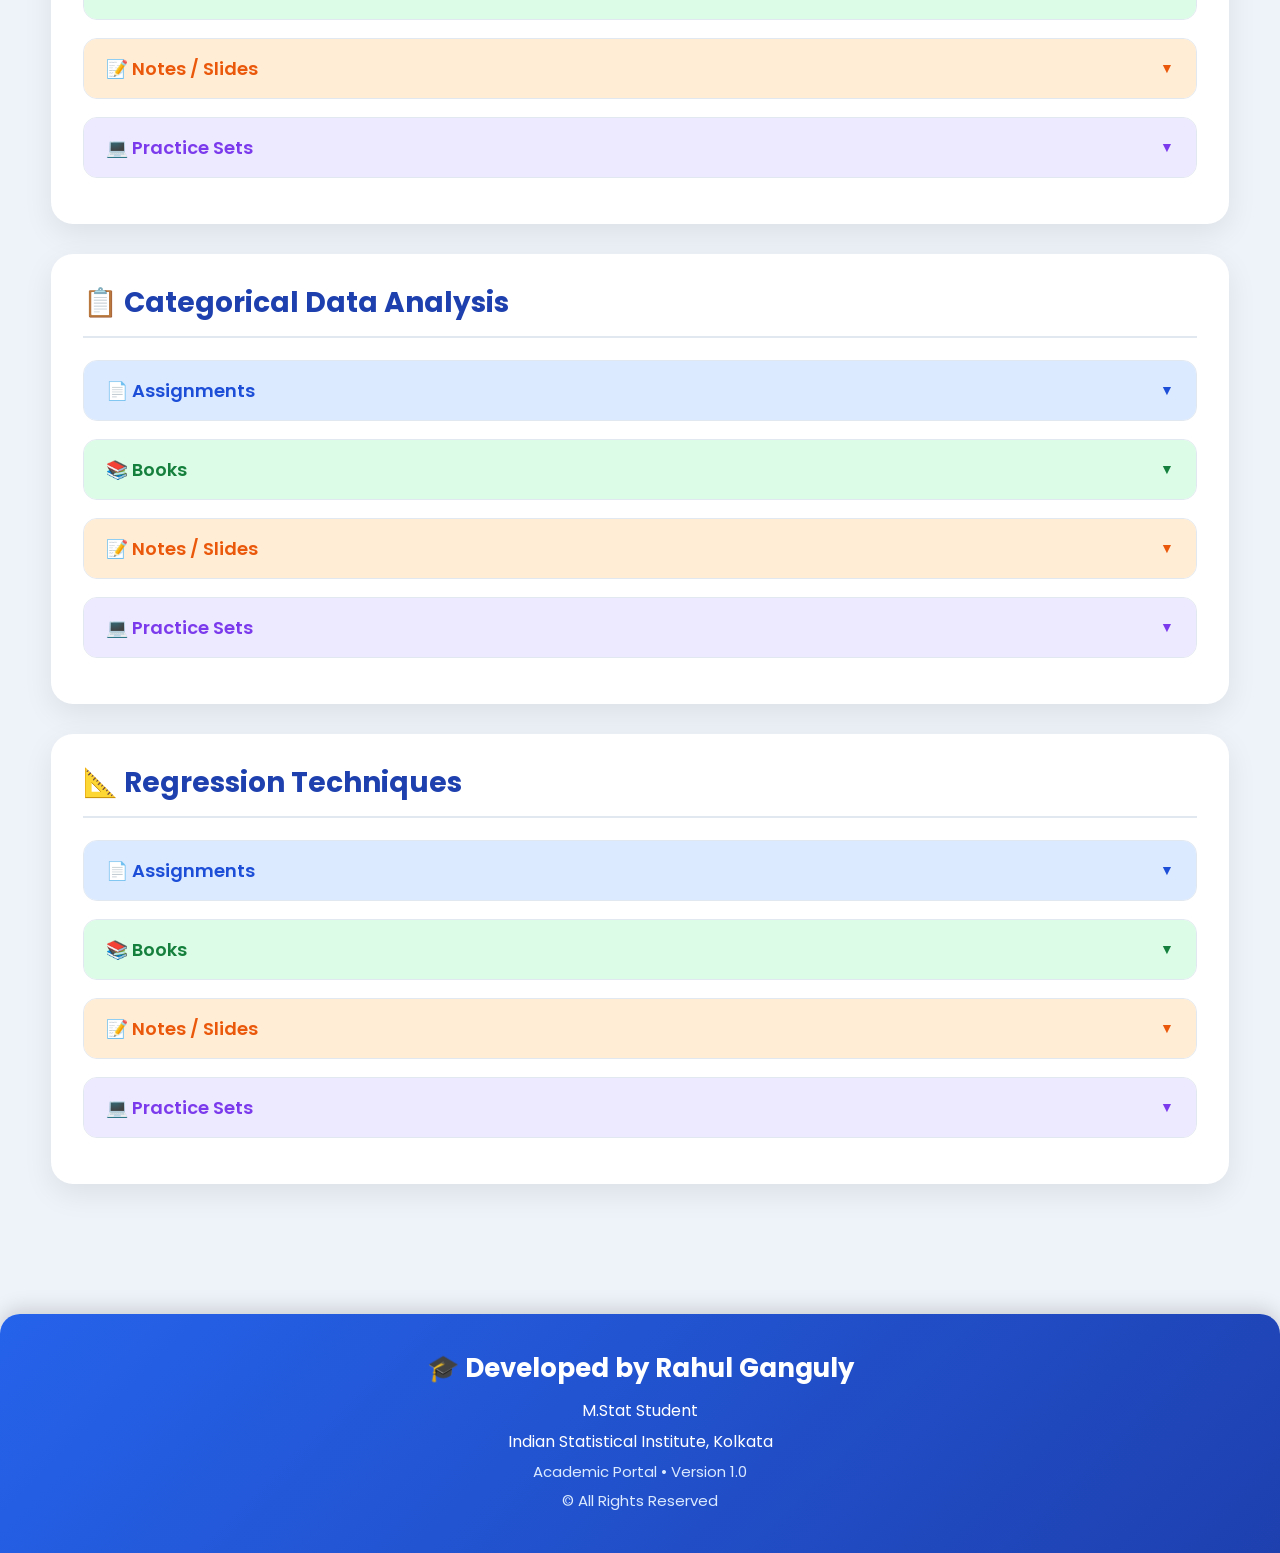
<file: materials.html>
<!DOCTYPE html>
<html lang="en">

<head>

    <meta charset="UTF-8">

    <meta name="viewport" content="width=device-width, initial-scale=1.0">

    <title>Course Resources</title>

    <link rel="stylesheet" href="materials.css">

</head>

<body>

<!-- ===================================================== -->
<!-- NAVIGATION -->
<!-- ===================================================== -->

<nav class="navbar">

    <div class="logo">

        🎓 Rahul Ganguly

        <span>M.Stat Academic Portal</span>

    </div>

    <ul>

        <li><a href="index.html">🏠 Home</a></li>

        <li><a href="daily.html">📅 Daily Tracker</a></li>

        <li><a href="materials.html" class="active">📚 Course Resources</a></li>

    </ul>
</nav>


<!-- ===================================================== -->
<!-- HEADER -->
<!-- ===================================================== -->

<header>
<div class="search-box">

    <input type="text"
       id="searchInput"
       placeholder="🔍 Search books, assignments, notes...">

</div>
    <h1>📚 Course Resources</h1>

    <p>

        All course materials in one place.

    </p>

</header>


<div class="container">


<!-- ===================================================== -->
<!-- STOCHASTIC PROCESS -->
<!-- ===================================================== -->

<section class="course">

    <h2>📈 Stochastic Process</h2>

    <details>

        <summary>📄 Assignments</summary>

        <ul>

            <li><a href="#">Assignment 1</a></li>

            <li><a href="#">Assignment 2</a></li>

            <li><a href="#">Assignment 3</a></li>

        </ul>

    </details>



    <details>

        <summary>📚 Books</summary>

        <ul>

            <li><a href="#">Ross - Stochastic Processes</a></li>

            <li><a href="#">Durrett - Probability</a></li>

            <li><a href="#">Grimmett & Stirzaker</a></li>

        </ul>

    </details>



    <details>

        <summary>📝 Notes / Slides</summary>

        <ul>

            <li><a href="#">Lecture 1</a></li>

            <li><a href="#">Lecture 2</a></li>

            <li><a href="#">Lecture 3</a></li>

            <li><a href="#">Lecture 4</a></li>

        </ul>

    </details>



    <details>

        <summary>💻 Practice Sets</summary>

        <ul>

            <li><a href="#">Practice Set 1</a></li>

            <li><a href="#">Practice Set 2</a></li>

        </ul>

    </details>

</section>







<!-- ===================================================== -->
<!-- MULTIVARIATE ANALYSIS -->
<!-- ===================================================== -->

<section class="course">

    <h2>📊 Multivariate Analysis</h2>

    <details>

        <summary>📄 Assignments</summary>

        <ul>
            <li><a href="#">Assignment 1</a></li>
            <li><a href="#">Assignment 2</a></li>
            <li><a href="#">Assignment 3</a></li>
        </ul>

    </details>

    <details>

        <summary>📚 Books</summary>

        <ul>
            <li><a href="#">Book 1</a></li>
            <li><a href="#">Book 2</a></li>
            <li><a href="#">Book 3</a></li>
        </ul>

    </details>

    <details>

        <summary>📝 Notes / Slides</summary>

        <ul>
            <li><a href="#">Lecture 1</a></li>
            <li><a href="#">Lecture 2</a></li>
            <li><a href="#">Lecture 3</a></li>
        </ul>

    </details>

    <details>

        <summary>💻 Practice Sets</summary>

        <ul>
            <li><a href="#">Practice Set 1</a></li>
            <li><a href="#">Practice Set 2</a></li>
        </ul>

    </details>

</section>



<!-- ===================================================== -->
<!-- STATISTICAL INFERENCE -->
<!-- ===================================================== -->

<section class="course">

    <h2>📉 Statistical Inference</h2>

    <details>

        <summary>📄 Assignments</summary>

        <ul>
            <li><a href="#">Assignment 1</a></li>
            <li><a href="#">Assignment 2</a></li>
            <li><a href="#">Assignment 3</a></li>
        </ul>

    </details>

    <details>

        <summary>📚 Books</summary>

        <ul>
            <li><a href="#">Book 1</a></li>
            <li><a href="#">Book 2</a></li>
            <li><a href="#">Book 3</a></li>
        </ul>

    </details>

    <details>

        <summary>📝 Notes / Slides</summary>

        <ul>
            <li><a href="#">Lecture 1</a></li>
            <li><a href="#">Lecture 2</a></li>
            <li><a href="#">Lecture 3</a></li>
        </ul>

    </details>

    <details>

        <summary>💻 Practice Sets</summary>

        <ul>
            <li><a href="#">Practice Set 1</a></li>
            <li><a href="#">Practice Set 2</a></li>
        </ul>

    </details>

</section>



<!-- ===================================================== -->
<!-- CATEGORICAL DATA ANALYSIS -->
<!-- ===================================================== -->

<section class="course">

    <h2>📋 Categorical Data Analysis</h2>

    <details>

        <summary>📄 Assignments</summary>

        <ul>
            <li><a href="#">Assignment 1</a></li>
            <li><a href="#">Assignment 2</a></li>
            <li><a href="#">Assignment 3</a></li>
        </ul>

    </details>

    <details>

        <summary>📚 Books</summary>

        <ul>
            <li><a href="#">Book 1</a></li>
            <li><a href="#">Book 2</a></li>
            <li><a href="#">Book 3</a></li>
        </ul>

    </details>

    <details>

        <summary>📝 Notes / Slides</summary>

        <ul>
            <li><a href="#">Lecture 1</a></li>
            <li><a href="#">Lecture 2</a></li>
            <li><a href="#">Lecture 3</a></li>
        </ul>

    </details>

    <details>

        <summary>💻 Practice Sets</summary>

        <ul>
            <li><a href="#">Practice Set 1</a></li>
            <li><a href="#">Practice Set 2</a></li>
        </ul>

    </details>

</section>



<!-- ===================================================== -->
<!-- REGRESSION TECHNIQUES -->
<!-- ===================================================== -->

<section class="course">

    <h2>📐 Regression Techniques</h2>

    <details>

        <summary>📄 Assignments</summary>

        <ul>
            <li><a href="#">Assignment 1</a></li>
            <li><a href="#">Assignment 2</a></li>
            <li><a href="#">Assignment 3</a></li>
        </ul>

    </details>

    <details>

        <summary>📚 Books</summary>

        <ul>
            <li><a href="#">Book 1</a></li>
            <li><a href="#">Book 2</a></li>
            <li><a href="#">Book 3</a></li>
        </ul>

    </details>

    <details>

        <summary>📝 Notes / Slides</summary>

        <ul>
            <li><a href="#">Lecture 1</a></li>
            <li><a href="#">Lecture 2</a></li>
            <li><a href="#">Lecture 3</a></li>
        </ul>

    </details>

    <details>

        <summary>💻 Practice Sets</summary>

        <ul>
            <li><a href="#">Practice Set 1</a></li>
            <li><a href="#">Practice Set 2</a></li>
        </ul>

    </details>

</section>

</div>



<footer>

    <h3>🎓 Developed by Rahul Ganguly</h3>

    <p>M.Stat Student</p>

    <p>Indian Statistical Institute, Kolkata</p>

    <p class="footer-text">

        Academic Portal • Version 1.0

    </p>

    <p class="footer-text">

        © <span id="year"></span> All Rights Reserved

    </p>

</footer>


<script src="materials.js"></script>
</body>
</html>
</file>
<file: index.css>
/* ==========================================================
   GENERAL
========================================================== */

*{
    margin:0;
    padding:0;
    box-sizing:border-box;
}

body{

    font-family:"Segoe UI",sans-serif;

    background:#f5f7fb;

    color:#1f2937;

}

.container{

    width:90%;

    max-width:1200px;

    margin:auto;

    padding:50px 20px;

    text-align:center;

}

h1{

    font-size:42px;

    color:#1e3a8a;

    margin-bottom:10px;

}

.subtitle{

    font-size:18px;

    color:#6b7280;

    margin-bottom:50px;

}






.navbar{

    position:sticky;

    top:0;

    z-index:1000;

    display:flex;

    justify-content:space-between;

    align-items:center;

    padding:18px 50px;

    background:linear-gradient(135deg,#2563eb,#1e40af);

    color:white;

    box-shadow:0 8px 25px rgba(0,0,0,.18);

}

.logo{

    display:flex;

    flex-direction:column;

}

.logo{

    font-size:24px;

    font-weight:700;

}

.logo span{

    font-size:13px;

    opacity:.9;

    margin-top:3px;

}

.navbar ul{

    display:flex;

    list-style:none;

    gap:35px;

}

.navbar a{

    color:white;

    text-decoration:none;

    font-size:16px;

    font-weight:500;

    transition:.3s;

}

.navbar a:hover{

    color:#fde047;

}

.active{

    color:#fde047 !important;

}

/* ========/* ==========================================================
   HOME CARDS
========================================================== */

.cards{

    display:flex;

    justify-content:center;

    gap:40px;

    flex-wrap:wrap;

}

.card{

    background:white;

    width:360px;

    padding:35px;

    border-radius:18px;

    cursor:pointer;

    transition:.3s;

    box-shadow:0 8px 20px rgba(0,0,0,.08);

}

.card:hover{

    transform:translateY(-8px);

    box-shadow:0 15px 35px rgba(0,0,0,.15);

}

.icon{

    font-size:60px;

    margin-bottom:20px;

}

.card h2{

    color:#2563eb;

    margin-bottom:15px;

    font-size:28px;

}

.card p{

    color:#555;

    line-height:1.7;

    font-size:16px;

}








/* ==========================================================
   MOBILE
========================================================== */

@media(max-width:768px){

    h1{

        font-size:32px;

    }

    .card{

        width:100%;

    }

}













 /* ==========================================================
   FOOTER
========================================================== */

footer{

    margin-top:70px;

    padding:35px;

    text-align:center;

    background:linear-gradient(135deg,#2563eb,#1e40af);

    color:white;

    border-radius:20px 20px 0 0;

    box-shadow:0 -5px 20px rgba(0,0,0,.15);

}

footer h3{

    font-size:26px;

    margin-bottom:10px;

}

footer p{

    margin:6px 0;

    font-size:16px;

}

.footer-text{

    color:#dbeafe;

    font-size:15px;

}













/* ==========================================
   DARK MODE BUTTON
========================================== */

.theme-btn{

    background:white;

    color:#2563eb;

    border:none;

    border-radius:50%;

    width:45px;

    height:45px;

    font-size:22px;

    cursor:pointer;

    transition:.3s;

}

.theme-btn:hover{

    transform:scale(1.1);

    background:#f3f4f6;

}








/* ==========================================================
   DARK MODE
========================================================== */

body.dark{

    --bg:#0f172a;
    --card:#1e293b;

    --text:#f8fafc;
    --subtext:#cbd5e1;

    --border:#475569;

    --primary:#60a5fa;
    --primary-dark:#3b82f6;

    background:var(--bg);
    color:var(--text);

}

/* Cards */

body.dark .course,
body.dark .top-header,
body.dark .dashboard,
body.dark details{

    background:var(--card);
    color:var(--text);

}

/* Tables */

body.dark table{

    background:var(--card);

}

body.dark tbody tr:nth-child(even){

    background:#263244;

}

body.dark tbody tr:hover{

    background:#334155;

}

/* Inputs */

body.dark input,
body.dark textarea{

    background:#334155;

    color:white;

    border:1px solid #64748b;

}

/* Search box */

body.dark #searchInput,
body.dark #dailySearch{

    background:#334155;

    color:white;

}

/* Footer */

body.dark footer{

    background:#0f172a;

}

/* Theme button */

body.dark .theme-btn{

    background:#334155;

    color:#fde047;

}
</file>
<file: daily.css>
/* ==========================================================
   DAILY TRACKER
   PART 1
========================================================== */

/* ---------- RESET ---------- */

*{
    margin:0;
    padding:0;
    box-sizing:border-box;
}

:root{

    --primary:#2563eb;
    --primary-dark:#1d4ed8;

    --green:#16a34a;
    --yellow:#f59e0b;
    --red:#dc2626;

    --bg:#eef3f9;
    --card:#ffffff;

    --border:#d8e2ef;

    --text:#1f2937;
    --subtext:#6b7280;

    --radius:18px;

    --shadow:
        0 10px 30px rgba(0,0,0,.08);

}

/* ---------- BODY ---------- */

body{

    font-family:
        "Segoe UI",
        Arial,
        sans-serif;

    background:var(--bg);

    color:var(--text);

    margin:0;

}
/* ---------- HEADER ---------- */

.top-header{

    background:white;

    padding:30px;

    border-radius:18px;

    box-shadow:var(--shadow);

    margin-bottom:35px;

}

.top-header h1{

    color:var(--primary);

    font-size:34px;

    margin-bottom:25px;

}

.overall-container{

    display:flex;

    align-items:center;

    gap:20px;

}

.overall-container span:first-child{

    width:220px;

    font-weight:600;

}

#overallPercent{

    width:60px;

    font-size:18px;

    font-weight:bold;

    text-align:right;

}

/* ---------- PROGRESS BAR ---------- */

.progress-bar{

    flex:1;

    height:18px;

    background:#e5e7eb;

    border-radius:50px;

    overflow:hidden;

}

.progress-bar div{

    width:0%;

    height:100%;

    background:linear-gradient(
        90deg,
        #22c55e,
        #16a34a
    );

    transition:.5s;

}

/* ---------- COURSE CARD ---------- */

.course{

    background:var(--card);

    margin-bottom:35px;

    border-radius:18px;

    box-shadow:var(--shadow);

    padding:25px;

}

.course-header{

    display:flex;

    justify-content:space-between;

    align-items:center;

    margin-bottom:15px;

}

.course-header h2{

    color:var(--primary);

    font-size:26px;

}

.coursePercent{

    font-size:22px;

    font-weight:bold;

    color:var(--green);

}

.course .progress-bar{

    margin-bottom:25px;

}

/* ---------- TABLE ---------- */

table{

    width:100%;

    border-collapse:collapse;

}

thead{

    background:var(--primary);

    color:white;

}

thead th{

    padding:14px;

    font-size:15px;

    font-weight:600;

}

tbody td{

    padding:12px;

    border-bottom:1px solid var(--border);

    text-align:center;

}

/* Alternate rows */

tbody tr:nth-child(even){

    background:#fafbfd;

}

/* Hover */

tbody tr:hover{

    background:#edf5ff;

}

/* ---------- COLUMN WIDTHS ---------- */

th:nth-child(1),
td:nth-child(1){

    width:100px;

}

th:nth-child(2),
td:nth-child(2){

    width:130px;

}

th:nth-child(3),
td:nth-child(3){

    width:38%;

    text-align:left;

    padding-left:18px;

}

th:nth-child(4),
td:nth-child(4),

th:nth-child(5),
td:nth-child(5),

th:nth-child(6),
td:nth-child(6),

th:nth-child(7),
td:nth-child(7){

    width:90px;

}

th:last-child,
td:last-child{

    width:90px;

    font-weight:bold;

}

/* ---------- Editable Cells ---------- */

.date,
.topic{

    outline:none;

}

.date:focus,
.topic:focus{

    background:#fff8dc;

}

/* ---------- Scroll for Small Screens ---------- */

.course{

    overflow-x:auto;

}













/* ==========================================================
   DAILY TRACKER
   PART 2
========================================================== */


/* ==========================================
   STICKY TABLE HEADER
========================================== */

thead th{

    position:sticky;

    top:0;

    z-index:100;

}


/* ==========================================
   MODERN CHECKBOXES
========================================== */

input[type="checkbox"]{

    width:20px;

    height:20px;

    cursor:pointer;

    accent-color:#16a34a;

    transform:scale(1.15);

    transition:.25s;

}

input[type="checkbox"]:hover{

    transform:scale(1.3);

}


/* ==========================================
   DAILY % COLUMN
========================================== */

.daily-progress{

    font-weight:700;

    font-size:15px;

}


/* ==========================================
   COURSE CARD HOVER
========================================== */

.course{

    transition:.30s;

}

.course:hover{

    transform:translateY(-3px);

    box-shadow:
        0 15px 35px rgba(0,0,0,.12);

}


/* ==========================================
   TABLE ROW ANIMATION
========================================== */

tbody tr{

    transition:.25s;

}


/* ==========================================
   TOP BUTTON
========================================== */

#topButton{

    position:fixed;

    bottom:25px;

    right:25px;

    width:55px;

    height:55px;

    border:none;

    border-radius:50%;

    background:#2563eb;

    color:white;

    font-size:22px;

    cursor:pointer;

    box-shadow:0 10px 25px rgba(0,0,0,.25);

    transition:.3s;

}

#topButton:hover{

    background:#1d4ed8;

    transform:translateY(-5px);

}


/* ==========================================
   RESPONSIVE
========================================== */

@media(max-width:1200px){

    body{

        padding:20px;

    }

    .course{

        overflow-x:auto;

    }

    table{

        min-width:950px;

    }

}


@media(max-width:768px){

    .top-header h1{

        font-size:28px;

    }

    .course-header h2{

        font-size:22px;

    }

    .coursePercent{

        font-size:18px;

    }

}


/* ==========================================
   SMOOTH SCROLL
========================================== */

html{

    scroll-behavior:smooth;

}


/* ==========================================
   SELECTION COLOR
========================================== */

::selection{

    background:#2563eb;

    color:white;

}


/* ==========================================
   NICE SCROLLBAR
========================================== */

::-webkit-scrollbar{

    width:10px;

    height:10px;

}

::-webkit-scrollbar-track{

    background:#edf2f7;

}

::-webkit-scrollbar-thumb{

    background:#b7c3d0;

    border-radius:50px;

}

::-webkit-scrollbar-thumb:hover{

    background:#94a3b8;

}


/* ==========================================
   TABLE SHADOW
========================================== */

table{

    border-radius:10px;

    overflow:hidden;

}


/* ==========================================
   DATE & TOPIC
========================================== */

.date{

    min-width:110px;

}

.topic{

    min-width:350px;

}


/* ==========================================
   PROGRESS ANIMATION
========================================== */

.progress-bar div{

    transition:
        width .5s ease-in-out;

}


















/* ==========================================================
   DAILY TRACKER
   PART 3
========================================================== */


/* ==========================================
   COURSE HEADER
========================================== */

.course-header{

    cursor:pointer;

    user-select:none;

    transition:.3s;

}

.course-header:hover{

    color:var(--primary-dark);

}


/* ==========================================
   COLLAPSE ICON (for later JS)
========================================== */

.course-header::after{

    content:"▼";

    font-size:16px;

    color:#64748b;

    transition:.3s;

}

.course.collapsed .course-header::after{

    transform:rotate(-90deg);

}


/* ==========================================
   COLLAPSED COURSE
========================================== */

.course.collapsed table{

    display:none;

}

.course.collapsed .progress-bar{

    display:none;

}


/* ==========================================
   DAILY STATUS COLORS
========================================== */

.daily-low{

    color:#dc2626;

    font-weight:bold;

}

.daily-medium{

    color:#f59e0b;

    font-weight:bold;

}

.daily-high{

    color:#16a34a;

    font-weight:bold;

}


/* ==========================================
   ROW COLORS
========================================== */

.completed-row{

    background:#eafaf0 !important;

}

.partial-row{

    background:#fff8e6 !important;

}


/* ==========================================
   INPUT ANIMATION
========================================== */

.date,
.topic{

    transition:.25s;

}

.date:hover,
.topic:hover{

    background:#f4f8ff;

}


/* ==========================================
   COURSE TITLE
========================================== */

.course-header h2{

    display:flex;

    align-items:center;

    gap:10px;

}


/* ==========================================
   TABLE ROUNDING
========================================== */

thead tr th:first-child{

    border-top-left-radius:8px;

}

thead tr th:last-child{

    border-top-right-radius:8px;

}


/* ==========================================
   EMPTY CELLS
========================================== */

.date:empty::before{

    content:"Click";

    color:#b0b0b0;

}

.topic:empty::before{

    content:"Enter Topic";

    color:#b0b0b0;

}


/* ==========================================
   FOCUS EFFECT
========================================== */

.date:focus,
.topic:focus{

    border-radius:4px;

    padding:6px;

}


/* ==========================================
   HEADER SHADOW
========================================== */

thead{

    box-shadow:0 2px 8px rgba(0,0,0,.12);

}


/* ==========================================
   PAGE ANIMATION
========================================== */

body{

    animation:fadeIn .5s ease;

}

@keyframes fadeIn{

    from{

        opacity:0;
        transform:translateY(15px);

    }

    to{

        opacity:1;
        transform:translateY(0);

    }

}


/* ==========================================
   CARD ANIMATION
========================================== */

.course{

    animation:slideUp .5s ease;

}

@keyframes slideUp{

    from{

        opacity:0;

        transform:translateY(25px);

    }

    to{

        opacity:1;

        transform:translateY(0);

    }

}


/* ==========================================
   FOOTER (Future)
========================================== */

/* ==========================================================
   FOOTER
========================================================== */

footer{

    margin-top:70px;

    padding:35px;

    text-align:center;

    background:linear-gradient(135deg,#2563eb,#1e40af);

    color:white;

    border-radius:20px 20px 0 0;

    box-shadow:0 -5px 20px rgba(0,0,0,.15);

}

footer h3{

    font-size:26px;

    margin-bottom:10px;

}

footer p{

    margin:6px 0;

    font-size:16px;

}

.footer-text{

    color:#dbeafe;

    font-size:15px;

}

/* ==========================================
   PRINT
========================================== */

@media print{

    #topButton{

        display:none;

    }

}
















/* ==========================================================
   INPUT BOXES
========================================================== */

.date,
.topic{

    width:100%;

    padding:8px 10px;

    font-size:15px;

    font-family:"Segoe UI",sans-serif;

    border:1px solid #cbd5e1;

    border-radius:8px;

    outline:none;

    background:white;

    transition:0.25s;

}

.date{

    min-width:140px;

}

.topic{

    min-width:350px;

    font-weight:500;

}

.date:focus,
.topic:focus{

    border-color:#2563eb;

    box-shadow:0 0 0 3px rgba(37,99,235,.15);

}

/* Placeholder */

.topic::placeholder{

    color:#94a3b8;

}

/* Make table text slightly larger */

table{

    font-size:15px;

}

thead th{

    font-size:16px;

}

tbody td{

    font-size:15px;

}

/* Lecture column */

tbody td:first-child{

    font-size:16px;

    font-weight:600;

}

/* Daily Progress */

.daily-progress{

    font-size:16px;

    font-weight:bold;

}









/* ==========================================================
   FOOTER
========================================================== */

footer{

    margin-top:60px;

    padding:35px;

    background:linear-gradient(135deg,#2563eb,#1e40af);

    color:white;

    text-align:center;

}

footer h3{

    font-size:26px;

    margin-bottom:10px;

}

footer p{

    margin:6px 0;

}

.footer-text{

    color:#dbeafe;

}









/* ======================================================
   DAILY TRACKER SEARCH BOX
====================================================== */

.search-box {

    display: flex;

    justify-content: center;

    margin: 20px auto;

}


#dailySearch {

    width: 60%;

    max-width: 600px;

    padding: 12px 18px;

    font-size: 16px;

    border-radius: 25px;

    border: 2px solid #3498db;

    outline: none;

    background: white;

    transition: 0.3s ease;

}


#dailySearch:focus {

    border-color: #2ecc71;

    box-shadow: 0 0 10px rgba(46, 204, 113, 0.3);

}


#dailySearch::placeholder {

    color: #777;

}



/* Mobile Responsive */

@media (max-width: 768px) {


    #dailySearch {

        width: 90%;

        font-size: 14px;

    }


}












/* ==========================================================
   SEMESTER DASHBOARD
========================================================== */

.dashboard{

    width:95%;

    max-width:1200px;

    margin:30px auto;

    padding:20px;

    background:#ffffff;

    border-radius:15px;

    box-shadow:0 4px 12px rgba(0,0,0,0.1);

}

.dashboard h2{

    text-align:center;

    margin-bottom:20px;

    color:#2c3e50;

}

.dashboard-grid{

    display:grid;

    grid-template-columns:repeat(auto-fit,minmax(180px,1fr));

    gap:20px;

}

.dashboard-card:last-child{

    grid-column:1 / -1;

    max-width:450px;

    justify-self:center;

}

.dashboard-card{

    background:#f8f9fa;

    border-radius:12px;

    padding:20px;

    text-align:center;

    transition:.3s;

    border:2px solid transparent;

}

.dashboard-card:hover{

    transform:translateY(-5px);

    border-color:#3498db;

    box-shadow:0 5px 15px rgba(52,152,219,.25);

}

.dashboard-card h3{

    margin-bottom:10px;

    color:#555;

    font-size:17px;

}

.dashboard-card p{

    font-size:30px;

    font-weight:bold;

    color:#3498db;

}





#lastUpdated{

    font-size:18px;

    line-height:1.5;

    color:#2c3e50;

    word-break:break-word;

}











.navbar{

    position:sticky;

    top:0;

    z-index:1000;

    display:flex;

    justify-content:space-between;

    align-items:center;

    padding:18px 50px;

    background:linear-gradient(135deg,#2563eb,#1e40af);

    color:white;

    box-shadow:0 8px 25px rgba(0,0,0,.18);

}

.logo{

    display:flex;

    flex-direction:column;

}

.logo{

    font-size:24px;

    font-weight:700;

}

.logo span{

    font-size:13px;

    opacity:.9;

    margin-top:3px;

}

.navbar ul{

    display:flex;

    list-style:none;

    gap:35px;

}

.navbar a{

    color:white;

    text-decoration:none;

    font-size:16px;

    font-weight:500;

    transition:.3s;

}

.navbar a:hover{

    color:#fde047;

}

.active{

    color:#fde047 !important;

}

/* ========







/* ==========================================
   DARK MODE BUTTON
========================================== */

.theme-btn{

    background:white;

    color:#2563eb;

    border:none;

    border-radius:50%;

    width:45px;

    height:45px;

    font-size:22px;

    cursor:pointer;

    transition:.3s;

}

.theme-btn:hover{

    transform:scale(1.1);

    background:#f3f4f6;

}









/* ==========================================================
   DARK MODE
========================================================== */

body.dark{

    --bg:#0f172a;
    --card:#1e293b;

    --text:#f8fafc;
    --subtext:#cbd5e1;

    --border:#475569;

    --primary:#60a5fa;
    --primary-dark:#3b82f6;

    background:var(--bg);
    color:var(--text);

}

/* Cards */

body.dark .course,
body.dark .top-header,
body.dark .dashboard,
body.dark details{

    background:var(--card);
    color:var(--text);

}

/* Tables */

body.dark table{

    background:var(--card);

}

body.dark tbody tr:nth-child(even){

    background:#263244;

}

body.dark tbody tr:hover{

    background:#334155;

}

/* Inputs */

body.dark input,
body.dark textarea{

    background:#334155;

    color:white;

    border:1px solid #64748b;

}

/* Search box */

body.dark #searchInput,
body.dark #dailySearch{

    background:#334155;

    color:white;

}

/* Footer */

body.dark footer{

    background:#0f172a;

}

/* Theme button */

body.dark .theme-btn{

    background:#334155;

    color:#fde047;

}
</file>
<file: materials.css>
/* ==========================================================
   GOOGLE FONT
========================================================== */

@import url('https://fonts.googleapis.com/css2?family=Poppins:wght@300;400;500;600;700&display=swap');

/* ==========================================================
   GENERAL
========================================================== */

*{
    margin:0;
    padding:0;
    box-sizing:border-box;
}

body{

    font-family:'Poppins',sans-serif;

    background:#eef3f9;

    color:#2d3748;

}

/* ==========================================================
   NAVIGATION BAR
========================================================== */

.navbar{

    position:sticky;

    top:0;

    z-index:1000;

    display:flex;

    justify-content:space-between;

    align-items:center;

    padding:18px 50px;

    background:linear-gradient(135deg,#2563eb,#1e40af);

    color:white;

    box-shadow:0 8px 25px rgba(0,0,0,.18);

}

.logo{

    display:flex;

    flex-direction:column;

}

.logo{

    font-size:24px;

    font-weight:700;

}

.logo span{

    font-size:13px;

    opacity:.9;

    margin-top:3px;

}

.navbar ul{

    display:flex;

    list-style:none;

    gap:35px;

}

.navbar a{

    color:white;

    text-decoration:none;

    font-size:16px;

    font-weight:500;

    transition:.3s;

}

.navbar a:hover{

    color:#fde047;

}

.active{

    color:#fde047 !important;

}

/* ==========================================================
   HEADER
========================================================== */

header{

    text-align:center;

    padding:55px 20px 40px;

}

header h1{

    font-size:42px;

    color:#1e3a8a;

    margin-bottom:10px;

}

header p{

    color:#64748b;

    font-size:18px;

}

/* ==========================================================
   SEARCH BAR
========================================================== */

.search-box{

    width:90%;

    max-width:650px;

    margin:25px auto 50px;

}

.search-box input{

    width:100%;

    padding:16px 22px;

    border:none;

    border-radius:15px;

    font-size:16px;

    outline:none;

    background:white;

    box-shadow:0 6px 18px rgba(0,0,0,.08);

    transition:.3s;

}

.search-box input:focus{

    box-shadow:0 10px 30px rgba(37,99,235,.25);

}

/* ==========================================================
   CONTAINER
========================================================== */

.container{

    width:92%;

    max-width:1200px;

    margin:auto;

    display:flex;

    flex-direction:column;

    gap:30px;

    padding-bottom:60px;

}

/* ==========================================================
   COURSE CARD
========================================================== */

.course{

    background:white;

    border-radius:22px;

    padding:28px 32px;

    box-shadow:0 10px 30px rgba(0,0,0,.08);

    transition:.35s;

}

.course:hover{

    transform:translateY(-6px);

    box-shadow:0 18px 40px rgba(0,0,0,.15);

}

.course h2{

    font-size:28px;

    color:#1e40af;

    margin-bottom:22px;

    border-bottom:2px solid #e2e8f0;

    padding-bottom:12px;

}


















/* ==========================================================
   DETAILS (Accordion)
========================================================== */

details{

    margin-bottom:18px;

    border-radius:14px;

    overflow:hidden;

    background:#f8fafc;

    border:1px solid #e2e8f0;

    transition:.3s;

}

details:hover{

    border-color:#2563eb;

    box-shadow:0 6px 15px rgba(37,99,235,.12);

}

summary{

    list-style:none;

    cursor:pointer;

    padding:16px 22px;

    font-size:18px;

    font-weight:600;

    user-select:none;

    transition:.3s;

    display:flex;

    justify-content:space-between;

    align-items:center;

}

summary::-webkit-details-marker{

    display:none;

}

/* Arrow */

summary::after{

    content:"▼";

    font-size:14px;

    transition:.3s;

}

details[open] summary::after{

    transform:rotate(180deg);

}

/* Different Colors */

details:nth-of-type(1) summary{

    background:#dbeafe;

    color:#1d4ed8;

}

details:nth-of-type(2) summary{

    background:#dcfce7;

    color:#15803d;

}

details:nth-of-type(3) summary{

    background:#ffedd5;

    color:#ea580c;

}

details:nth-of-type(4) summary{

    background:#ede9fe;

    color:#7c3aed;

}

/* ==========================================================
   PDF LIST
========================================================== */

details ul{

    list-style:none;

    background:white;

}

details li{

    border-top:1px solid #eef2f7;

}

details li:first-child{

    border-top:none;

}

details a{

    display:block;

    padding:14px 22px;

    text-decoration:none;

    color:#374151;

    font-size:16px;

    transition:.25s;

}

details a:hover{

    background:#eff6ff;

    color:#2563eb;

    padding-left:34px;

}







/* ==========================================================
   FOOTER
========================================================== */

footer{

    margin-top:70px;

    padding:35px;

    text-align:center;

    background:linear-gradient(135deg,#2563eb,#1e40af);

    color:white;

    border-radius:20px 20px 0 0;

    box-shadow:0 -5px 20px rgba(0,0,0,.15);

}

footer h3{

    font-size:26px;

    margin-bottom:10px;

}

footer p{

    margin:6px 0;

    font-size:16px;

}

.footer-text{

    color:#dbeafe;

    font-size:15px;

}













/* ==========================================
   DARK MODE BUTTON
========================================== */

.theme-btn{

    background:white;

    color:#2563eb;

    border:none;

    border-radius:50%;

    width:45px;

    height:45px;

    font-size:22px;

    cursor:pointer;

    transition:.3s;

}

.theme-btn:hover{

    transform:scale(1.1);

    background:#f3f4f6;

}











/* ==========================================================
   DARK MODE
========================================================== */

body.dark{

    --bg:#0f172a;
    --card:#1e293b;

    --text:#f8fafc;
    --subtext:#cbd5e1;

    --border:#475569;

    --primary:#60a5fa;
    --primary-dark:#3b82f6;

    background:var(--bg);
    color:var(--text);

}

/* Cards */

body.dark .course,
body.dark .top-header,
body.dark .dashboard,
body.dark details{

    background:var(--card);
    color:var(--text);

}

/* Tables */

body.dark table{

    background:var(--card);

}

body.dark tbody tr:nth-child(even){

    background:#263244;

}

body.dark tbody tr:hover{

    background:#334155;

}

/* Inputs */

body.dark input,
body.dark textarea{

    background:#334155;

    color:white;

    border:1px solid #64748b;

}

/* Search box */

body.dark #searchInput,
body.dark #dailySearch{

    background:#334155;

    color:white;

}

/* Footer */

body.dark footer{

    background:#0f172a;

}

/* Theme button */

body.dark .theme-btn{

    background:#334155;

    color:#fde047;

}
</file>
